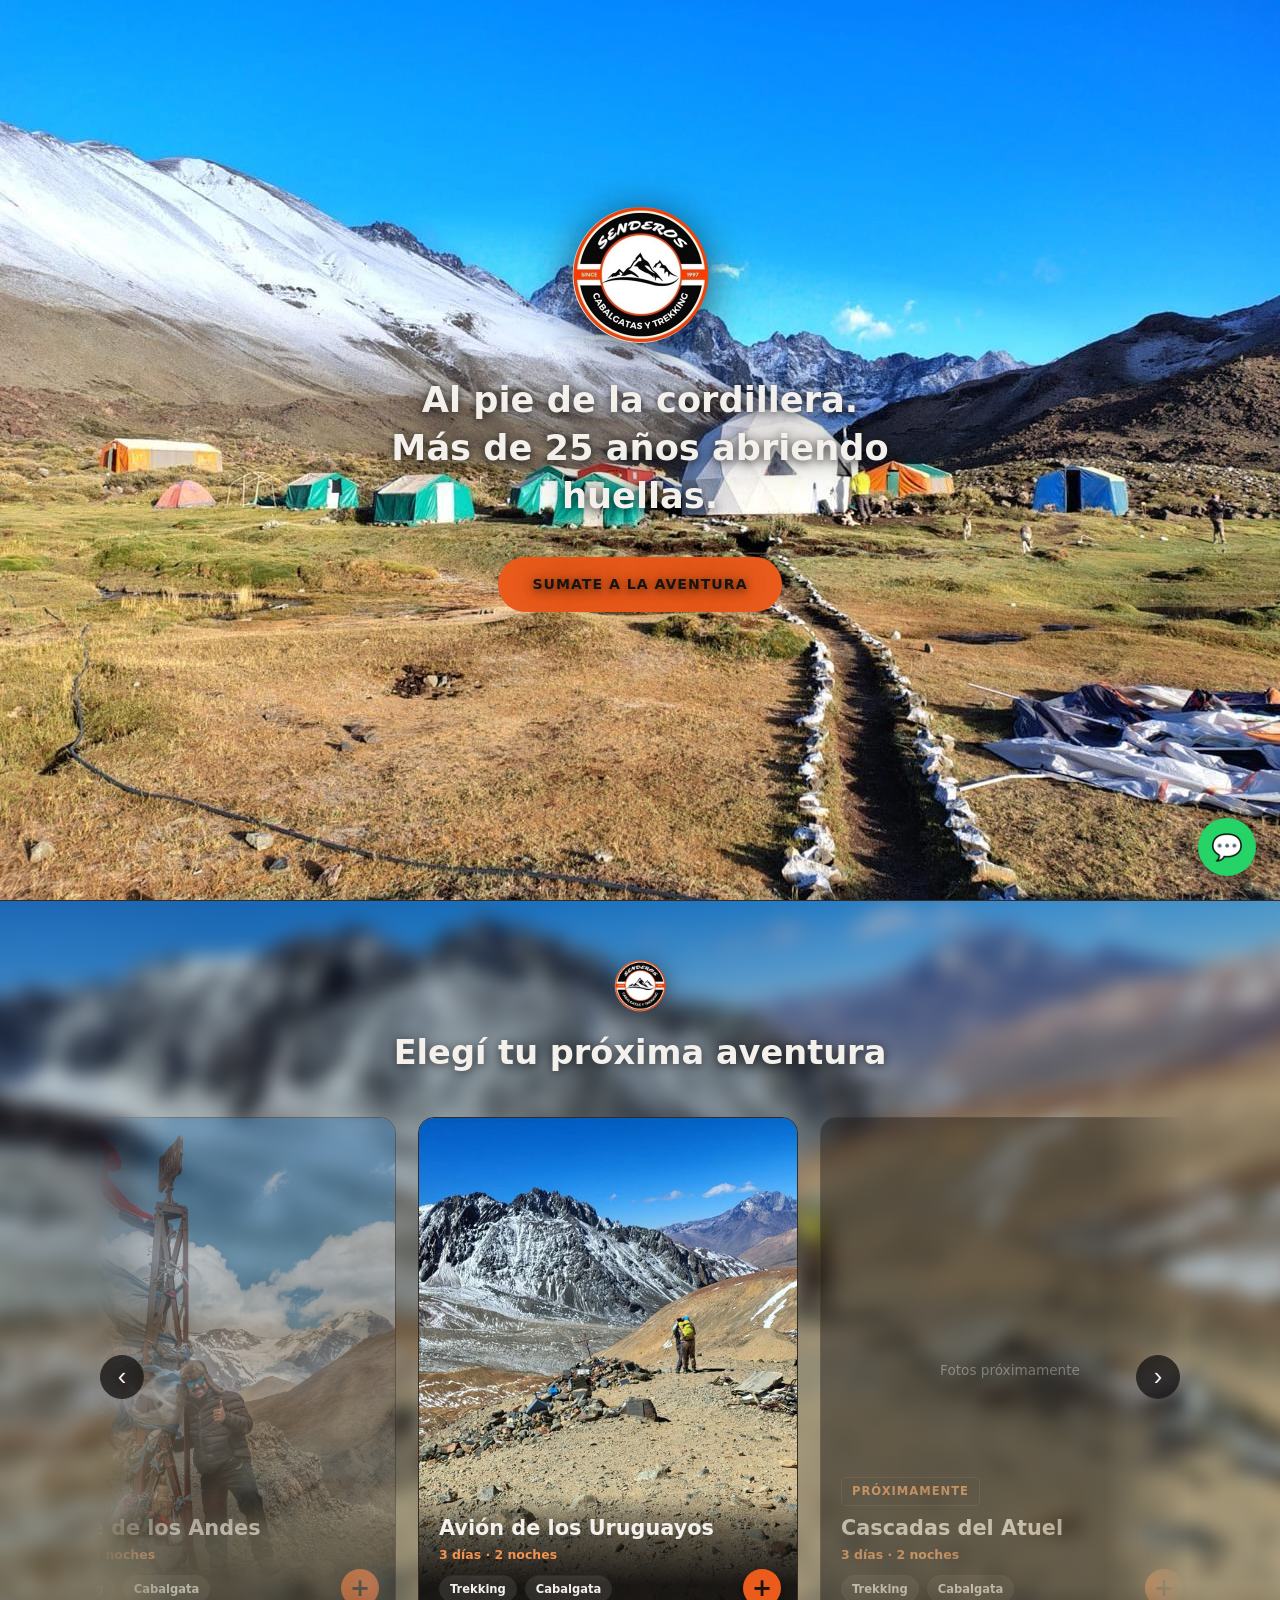
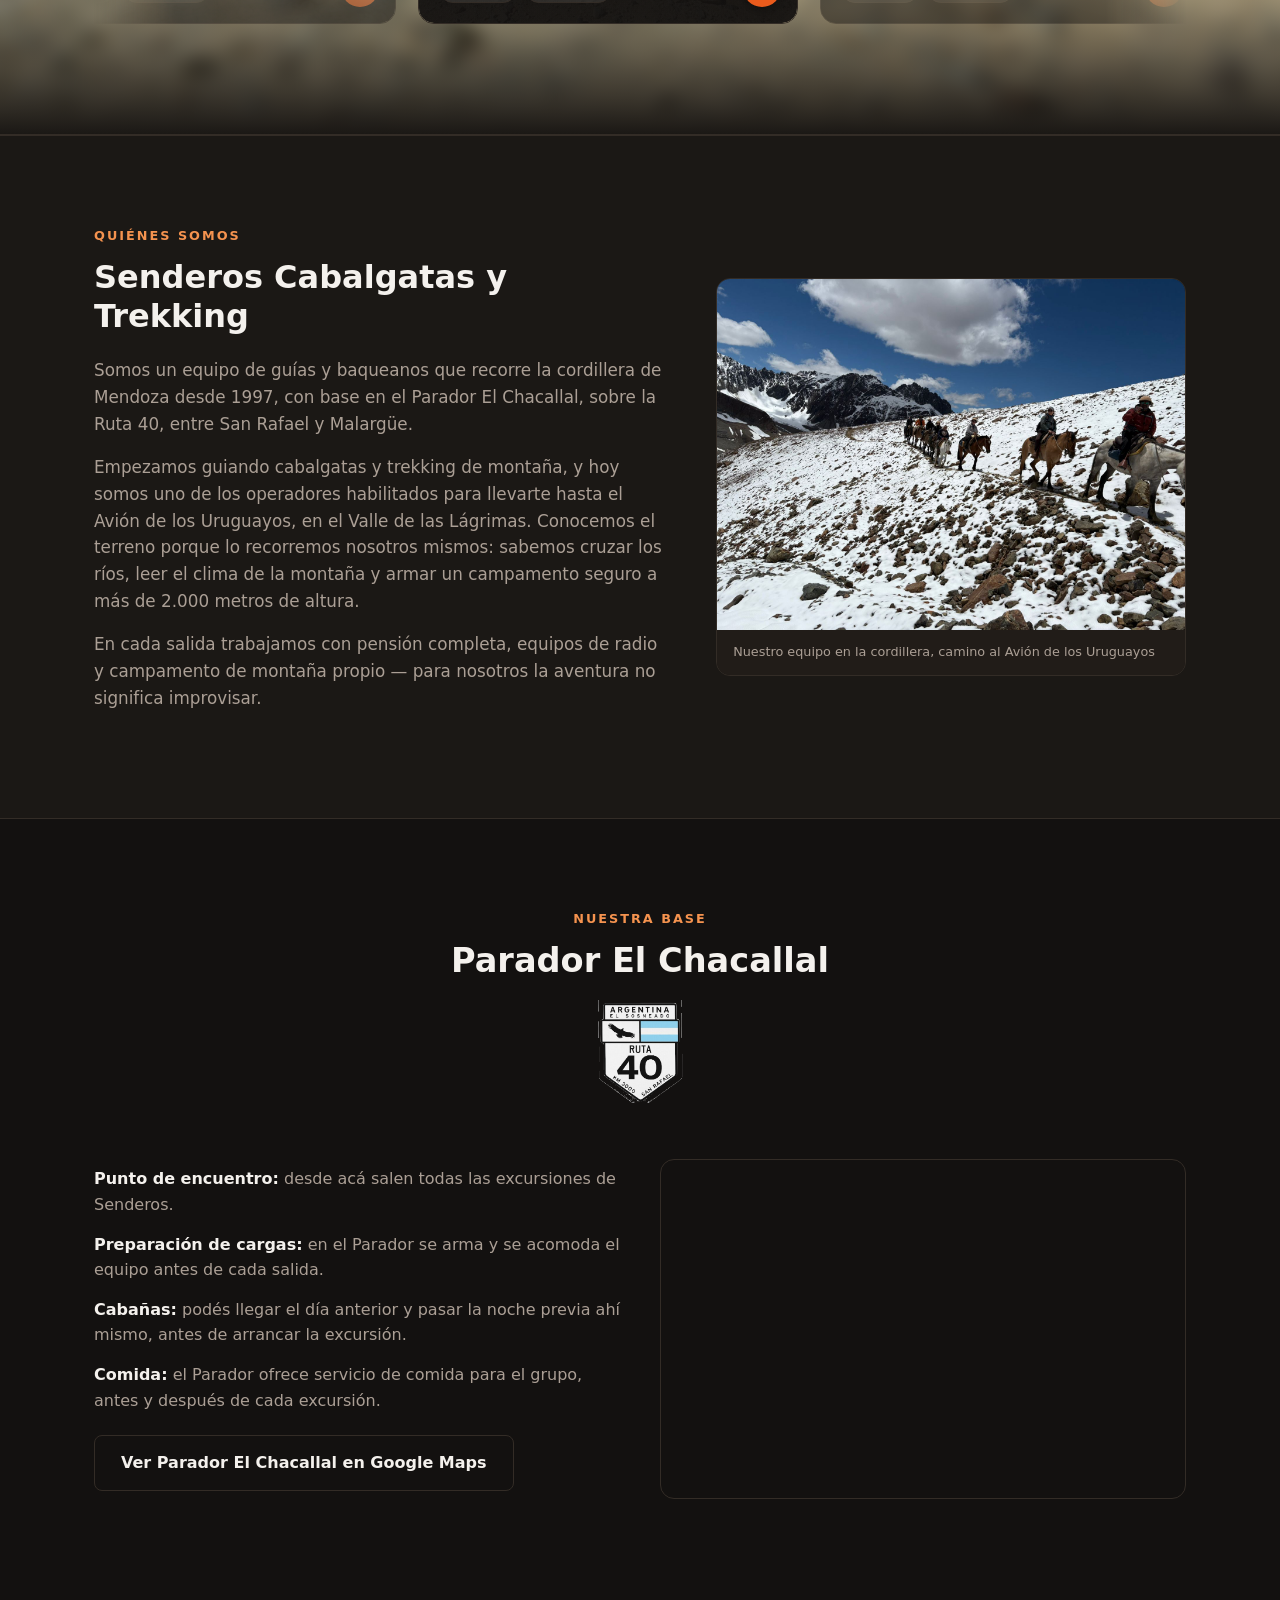
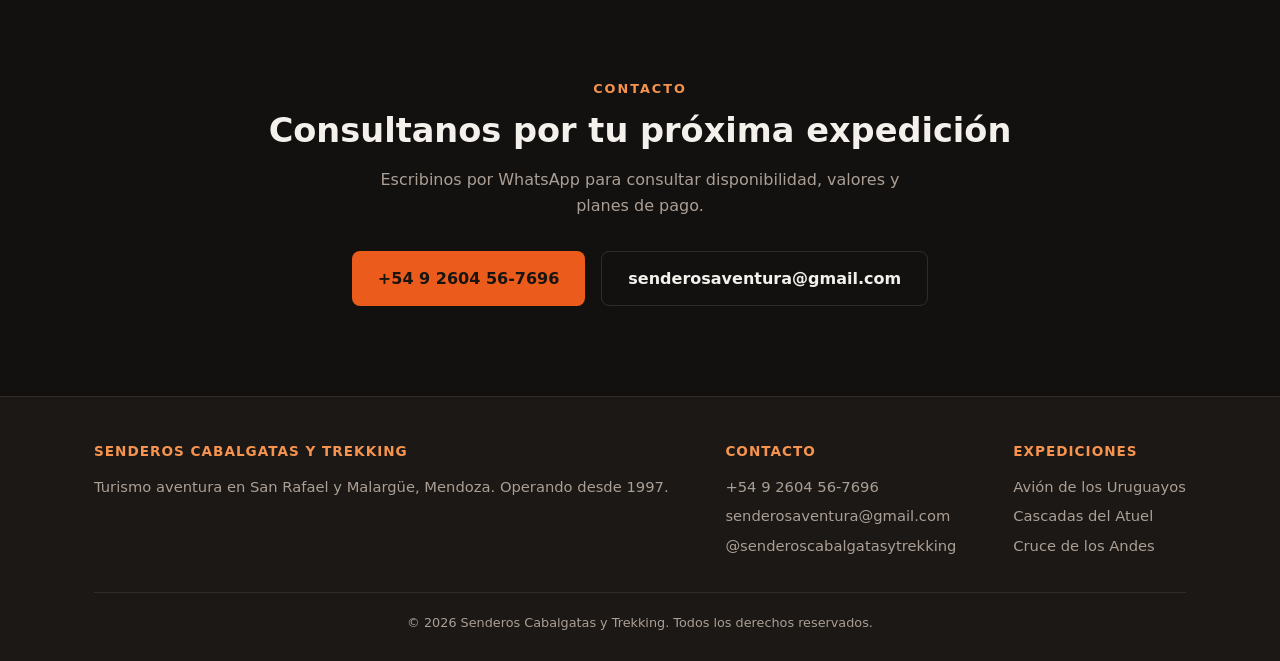
<file: index.html>
<!DOCTYPE html>
<html lang="es">
<head>
<meta charset="UTF-8">
<meta name="viewport" content="width=device-width, initial-scale=1.0">
<title>Senderos Cabalgatas y Trekking | Turismo Aventura en San Rafael y Malargüe, Mendoza</title>
<meta name="description" content="Trekking, cabalgatas y expediciones de montaña en San Rafael y Malargüe, Mendoza, desde 1997: Avión de los Uruguayos, Cascadas del Atuel y Cruce de los Andes. Consultanos por WhatsApp.">
<meta name="robots" content="index, follow">
<link rel="canonical" href="https://senderosturismoaventura.com.ar/">
<meta property="og:type" content="website">
<meta property="og:title" content="Senderos Cabalgatas y Trekking | Turismo Aventura en Mendoza">
<meta property="og:description" content="Trekking, cabalgatas y expediciones de montaña en San Rafael y Malargüe, Mendoza, desde 1997.">
<meta property="og:url" content="https://senderosturismoaventura.com.ar/">
<meta property="og:image" content="https://senderosturismoaventura.com.ar/img/avion-de-los-uruguayos-hero.jpg">
<meta property="og:locale" content="es_AR">
<link rel="icon" type="image/png" href="img/senderos-logo.png">
<link rel="stylesheet" href="styles.css">
<script type="application/ld+json">
{
  "@context": "https://schema.org",
  "@type": "TravelAgency",
  "name": "Senderos Cabalgatas y Trekking",
  "description": "Operador de turismo aventura habilitado desde 1997 en San Rafael y Malargüe, Mendoza. Trekking, cabalgatas y expediciones de montaña.",
  "telephone": "+54 9 2604 567696",
  "email": "senderosaventura@gmail.com",
  "url": "https://senderosturismoaventura.com.ar/",
  "foundingDate": "1997",
  "address": {
    "@type": "PostalAddress",
    "streetAddress": "Ruta Nacional 40, Km 3000 - Parador El Chacallal",
    "addressLocality": "El Sosneado, San Rafael",
    "addressRegion": "Mendoza",
    "addressCountry": "AR"
  },
  "geo": {
    "@type": "GeoCoordinates",
    "latitude": -35.0796598,
    "longitude": -69.5652225
  },
  "hasMap": "https://maps.app.goo.gl/Emx8oJ54GFjV2idLA",
  "areaServed": ["San Rafael", "Malargüe", "Mendoza", "Argentina"],
  "sameAs": ["https://www.instagram.com/senderoscabalgatasytrekking"]
}
</script>
</head>
<body>

<section class="hero no-nav" id="inicio">
  <div class="hero-photo no-overlay">
    <video autoplay muted loop playsinline poster="img/avion-de-los-uruguayos-hero.jpg" aria-label="Campamento de montaña de Senderos, cordillera de los Andes, San Rafael, Mendoza">
      <source src="video/senderos-inicio-loop.mp4" type="video/mp4">
    </video>
  </div>
  <div class="container">
    <div class="hero-content hero-center">
      <img class="hero-logo" src="img/senderos-logo.png" alt="Senderos Cabalgatas y Trekking">
      <h1>Al pie de la cordillera.<br>Más de 25 años abriendo huellas.</h1>
      <div class="btn-row">
        <a class="btn btn-primary btn-pill" href="#expediciones">Sumate a la aventura</a>
      </div>
    </div>
  </div>
</section>

<section id="expediciones" class="menu-exp">
  <div class="menu-exp-bg">
    <img src="img/avion-de-los-uruguayos-memorial.jpg" alt="" role="presentation">
  </div>
  <div class="container">
    <div class="menu-exp-head">
      <img class="menu-exp-logo" src="img/senderos-logo.png" alt="Senderos Cabalgatas y Trekking">
      <h2>Elegí tu próxima aventura</h2>
      <div class="menu-exp-tabs">
        <button class="tab-pill" data-filter="cruce-andes">Cruce de los Andes</button>
        <button class="tab-pill active" data-filter="avion-uruguayos">Avión de los Uruguayos</button>
        <button class="tab-pill" data-filter="cascadas-atuel">Cascadas del Atuel</button>
      </div>
    </div>
    <div class="menu-exp-track-wrap">
    <button class="menu-exp-nav prev" type="button" aria-label="Actividad anterior">‹</button>
    <div class="menu-exp-track">
      <a class="menu-exp-card" href="cruce-de-los-andes.html" data-categories="cruce-andes" data-bg="img/cruce-de-los-andes-hito-frontera.jpg">
        <img src="img/cruce-de-los-andes-hito-frontera.jpg" alt="Hito fronterizo Argentina-Chile, Cruce de los Andes a caballo, cordillera de Mendoza">
        <div class="card-overlay">
          <h3>Cruce de los Andes</h3>
          <p class="card-duration">4 días · 3 noches</p>
          <div class="card-tags"><span>Trekking</span><span>Cabalgata</span></div>
        </div>
        <span class="card-plus" aria-hidden="true">+</span>
      </a>
      <a class="menu-exp-card" href="avion-de-los-uruguayos.html" data-categories="avion-uruguayos" data-bg="img/avion-de-los-uruguayos-memorial.jpg">
        <img src="img/avion-de-los-uruguayos-memorial.jpg" alt="Valle de las Lágrimas, memorial del vuelo 571, Avión de los Uruguayos">
        <div class="card-overlay">
          <h3>Avión de los Uruguayos</h3>
          <p class="card-duration">3 días · 2 noches</p>
          <div class="card-tags"><span>Trekking</span><span>Cabalgata</span></div>
        </div>
        <span class="card-plus" aria-hidden="true">+</span>
      </a>
      <a class="menu-exp-card soon" href="cascadas-del-atuel.html" data-categories="cascadas-atuel" data-bg="img/avion-de-los-uruguayos-hero.jpg">
        <div class="placeholder-bg">Fotos próximamente</div>
        <div class="card-overlay">
          <span class="badge-soon">Próximamente</span>
          <h3>Cascadas del Atuel</h3>
          <p class="card-duration">3 días · 2 noches</p>
          <div class="card-tags"><span>Trekking</span><span>Cabalgata</span></div>
        </div>
        <span class="card-plus" aria-hidden="true">+</span>
      </a>
    </div>
    <button class="menu-exp-nav next" type="button" aria-label="Siguiente actividad">›</button>
    </div>
  </div>
</section>

<section class="historia">
  <div class="container">
    <div class="historia-grid">
      <div>
        <span class="eyebrow">Quiénes somos</span>
        <h2>Senderos Cabalgatas y Trekking</h2>
        <p>Somos un equipo de guías y baqueanos que recorre la cordillera de Mendoza desde 1997, con base en el Parador El Chacallal, sobre la Ruta 40, entre San Rafael y Malargüe.</p>
        <p>Empezamos guiando cabalgatas y trekking de montaña, y hoy somos uno de los operadores habilitados para llevarte hasta el Avión de los Uruguayos, en el Valle de las Lágrimas. Conocemos el terreno porque lo recorremos nosotros mismos: sabemos cruzar los ríos, leer el clima de la montaña y armar un campamento seguro a más de 2.000 metros de altura.</p>
        <p>En cada salida trabajamos con pensión completa, equipos de radio y campamento de montaña propio — para nosotros la aventura no significa improvisar.</p>
      </div>
      <figure class="historia-photo">
        <img src="img/avion-de-los-uruguayos-equipo-cordillera.jpg" alt="Guías de Senderos Cabalgatas y Trekking en la cordillera de Mendoza">
        <figcaption>Nuestro equipo en la cordillera, camino al Avión de los Uruguayos</figcaption>
      </figure>
    </div>
  </div>
</section>

<section id="ubicacion">
  <div class="container">
    <div class="exp-head">
      <span class="eyebrow">Nuestra base</span>
      <h2>Parador El Chacallal</h2>
      <img class="ruta40-badge" src="img/ruta-40-logo.png" alt="Cartel Ruta Nacional 40, Km 3000, El Sosneado, San Rafael">
    </div>
    <div class="ubicacion-grid">
      <div class="ubicacion-info">
        <p><strong>Punto de encuentro:</strong> desde acá salen todas las excursiones de Senderos.</p>
        <p><strong>Preparación de cargas:</strong> en el Parador se arma y se acomoda el equipo antes de cada salida.</p>
        <p><strong>Cabañas:</strong> podés llegar el día anterior y pasar la noche previa ahí mismo, antes de arrancar la excursión.</p>
        <p><strong>Comida:</strong> el Parador ofrece servicio de comida para el grupo, antes y después de cada excursión.</p>
        <a class="btn btn-ghost" style="margin-top:8px;" href="https://maps.app.goo.gl/Emx8oJ54GFjV2idLA" target="_blank" rel="noopener">Ver Parador El Chacallal en Google Maps</a>
      </div>
      <div class="map-wrap">
        <iframe src="https://www.google.com/maps?q=Parador+El+Chacallal,-35.0796598,-69.5652225&z=15&output=embed" loading="lazy" referrerpolicy="no-referrer-when-downgrade" title="Ubicación de Parador El Chacallal, Ruta 40 Km 3000, El Sosneado, San Rafael"></iframe>
      </div>
    </div>
  </div>
</section>

<section class="contacto" id="contacto">
  <div class="container">
    <span class="eyebrow">Contacto</span>
    <h2>Consultanos por tu próxima expedición</h2>
    <p>Escribinos por WhatsApp para consultar disponibilidad, valores y planes de pago.</p>
    <div class="btn-row" style="justify-content:center;">
      <a class="btn btn-primary" href="https://wa.me/5492604567696" target="_blank" rel="noopener">+54 9 2604 56-7696</a>
      <a class="btn btn-ghost" href="mailto:senderosaventura@gmail.com">senderosaventura@gmail.com</a>
    </div>
  </div>
</section>

<footer>
  <div class="container">
    <div class="footer-grid">
      <div class="footer-col">
        <h5>Senderos Cabalgatas y Trekking</h5>
        <p>Turismo aventura en San Rafael y Malargüe, Mendoza. Operando desde 1997.</p>
      </div>
      <div class="footer-col">
        <h5>Contacto</h5>
        <a href="https://wa.me/5492604567696" target="_blank" rel="noopener">+54 9 2604 56-7696</a>
        <a href="mailto:senderosaventura@gmail.com">senderosaventura@gmail.com</a>
        <a href="https://www.instagram.com/senderoscabalgatasytrekking" target="_blank" rel="noopener">@senderoscabalgatasytrekking</a>
      </div>
      <div class="footer-col">
        <h5>Expediciones</h5>
        <a href="avion-de-los-uruguayos.html">Avión de los Uruguayos</a>
        <a href="cascadas-del-atuel.html">Cascadas del Atuel</a>
        <a href="cruce-de-los-andes.html">Cruce de los Andes</a>
      </div>
    </div>
    <div class="footer-bottom">© 2026 Senderos Cabalgatas y Trekking. Todos los derechos reservados.</div>
  </div>
</footer>

<a class="wa-float" href="https://wa.me/5492604567696" target="_blank" rel="noopener" aria-label="Escribinos por WhatsApp">💬</a>

<script src="script.js"></script>
</body>
</html>
</file>
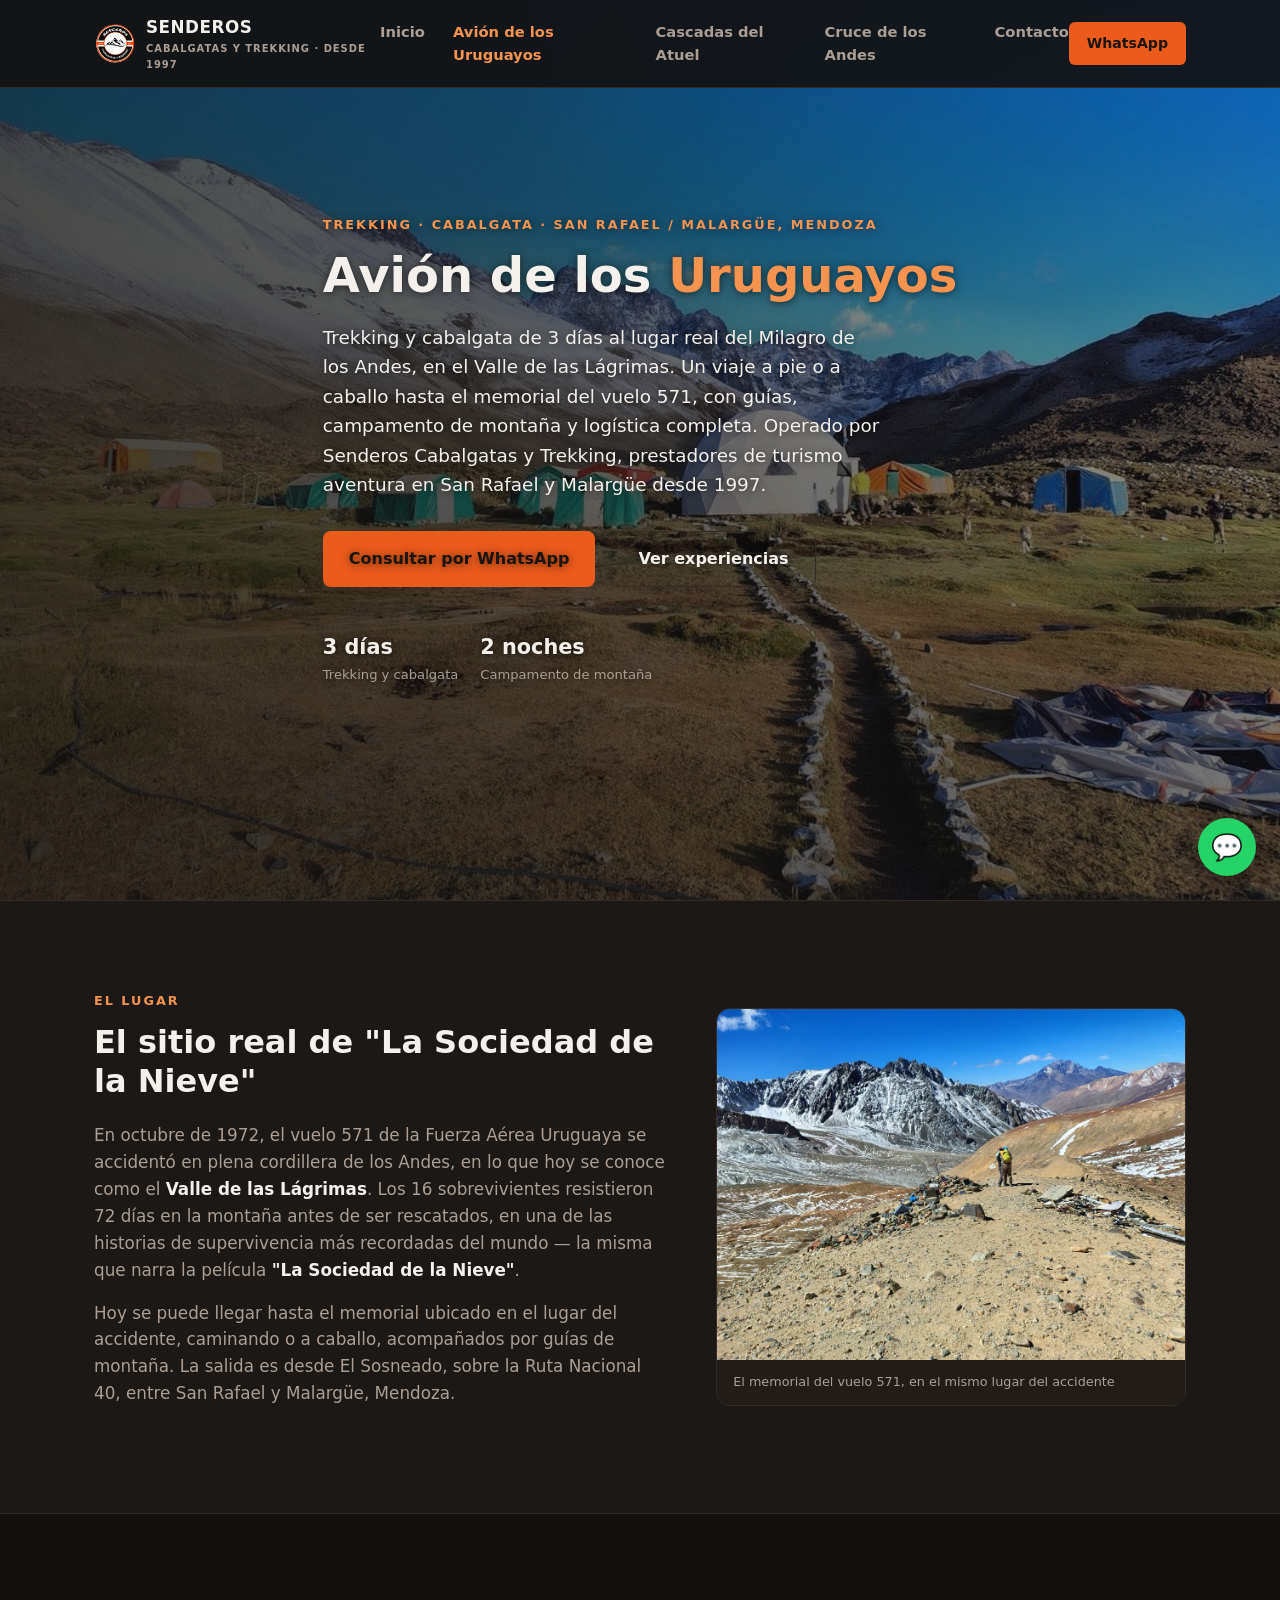
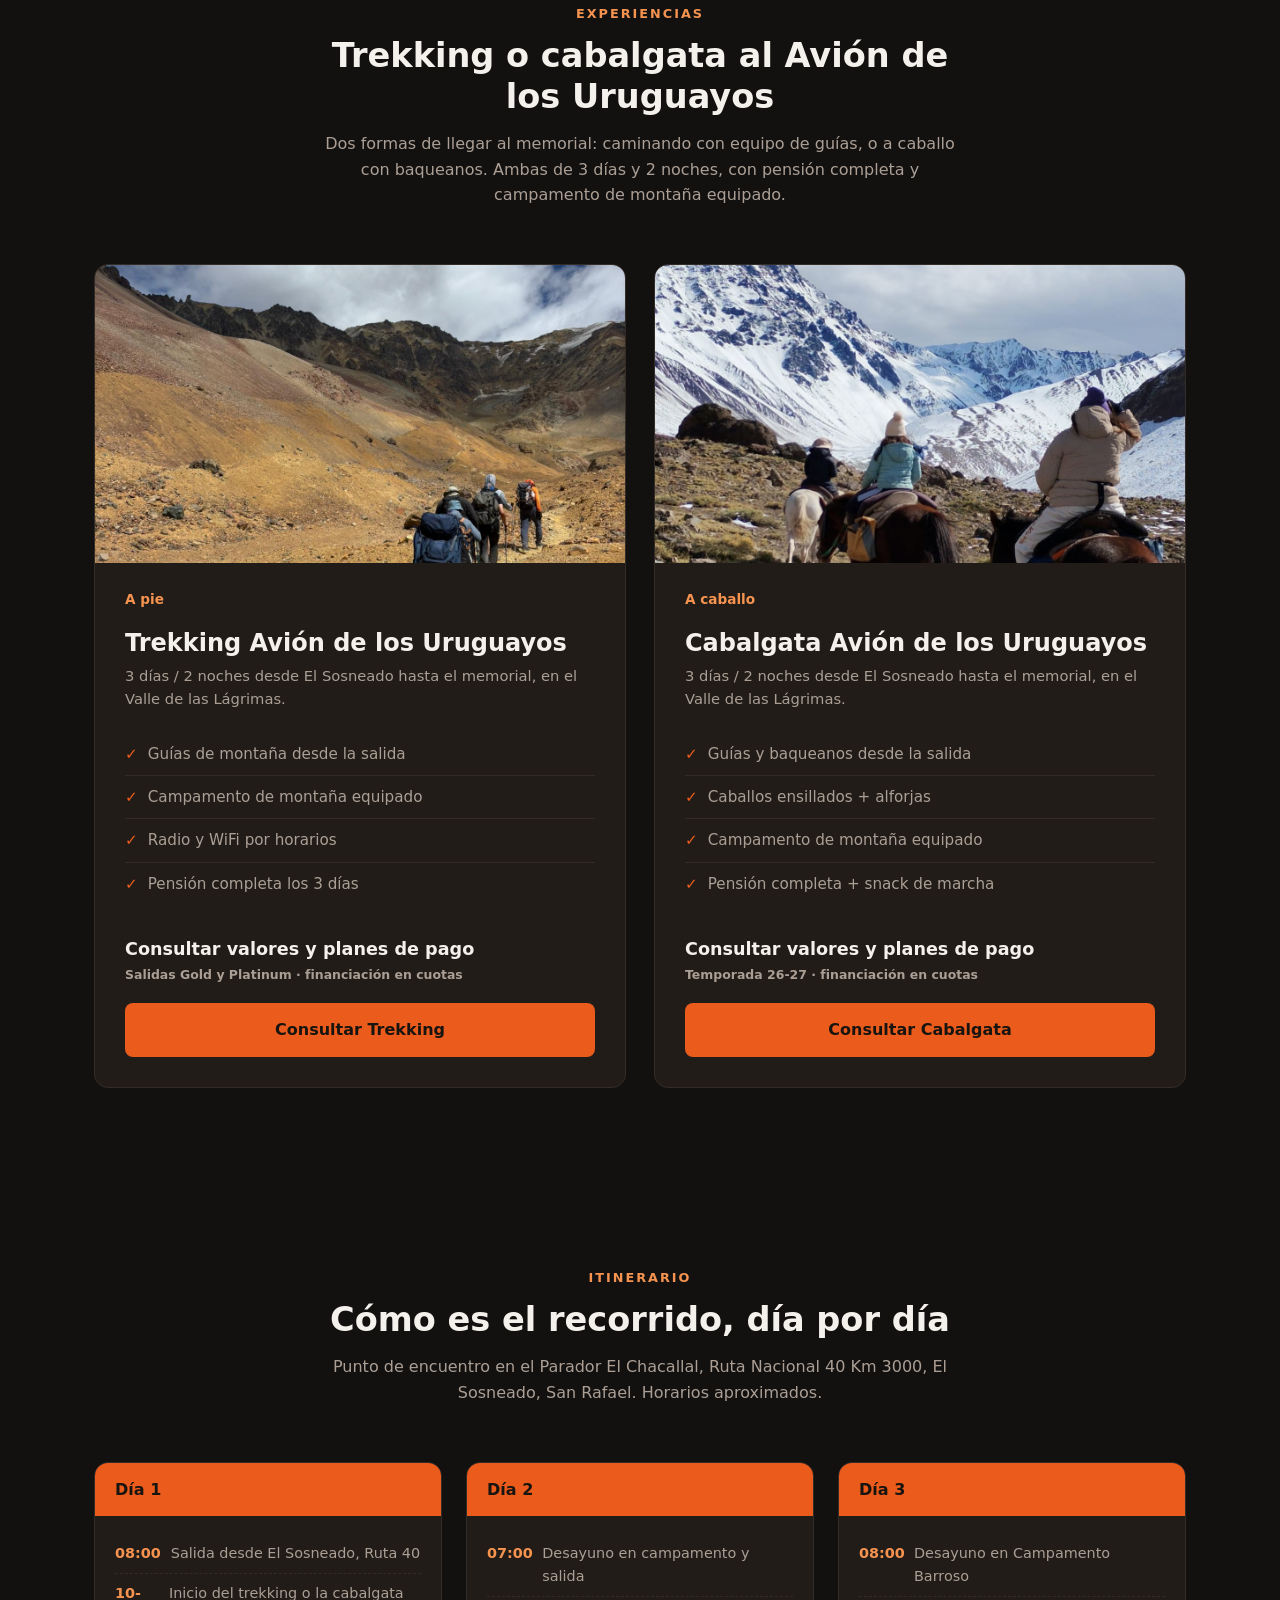
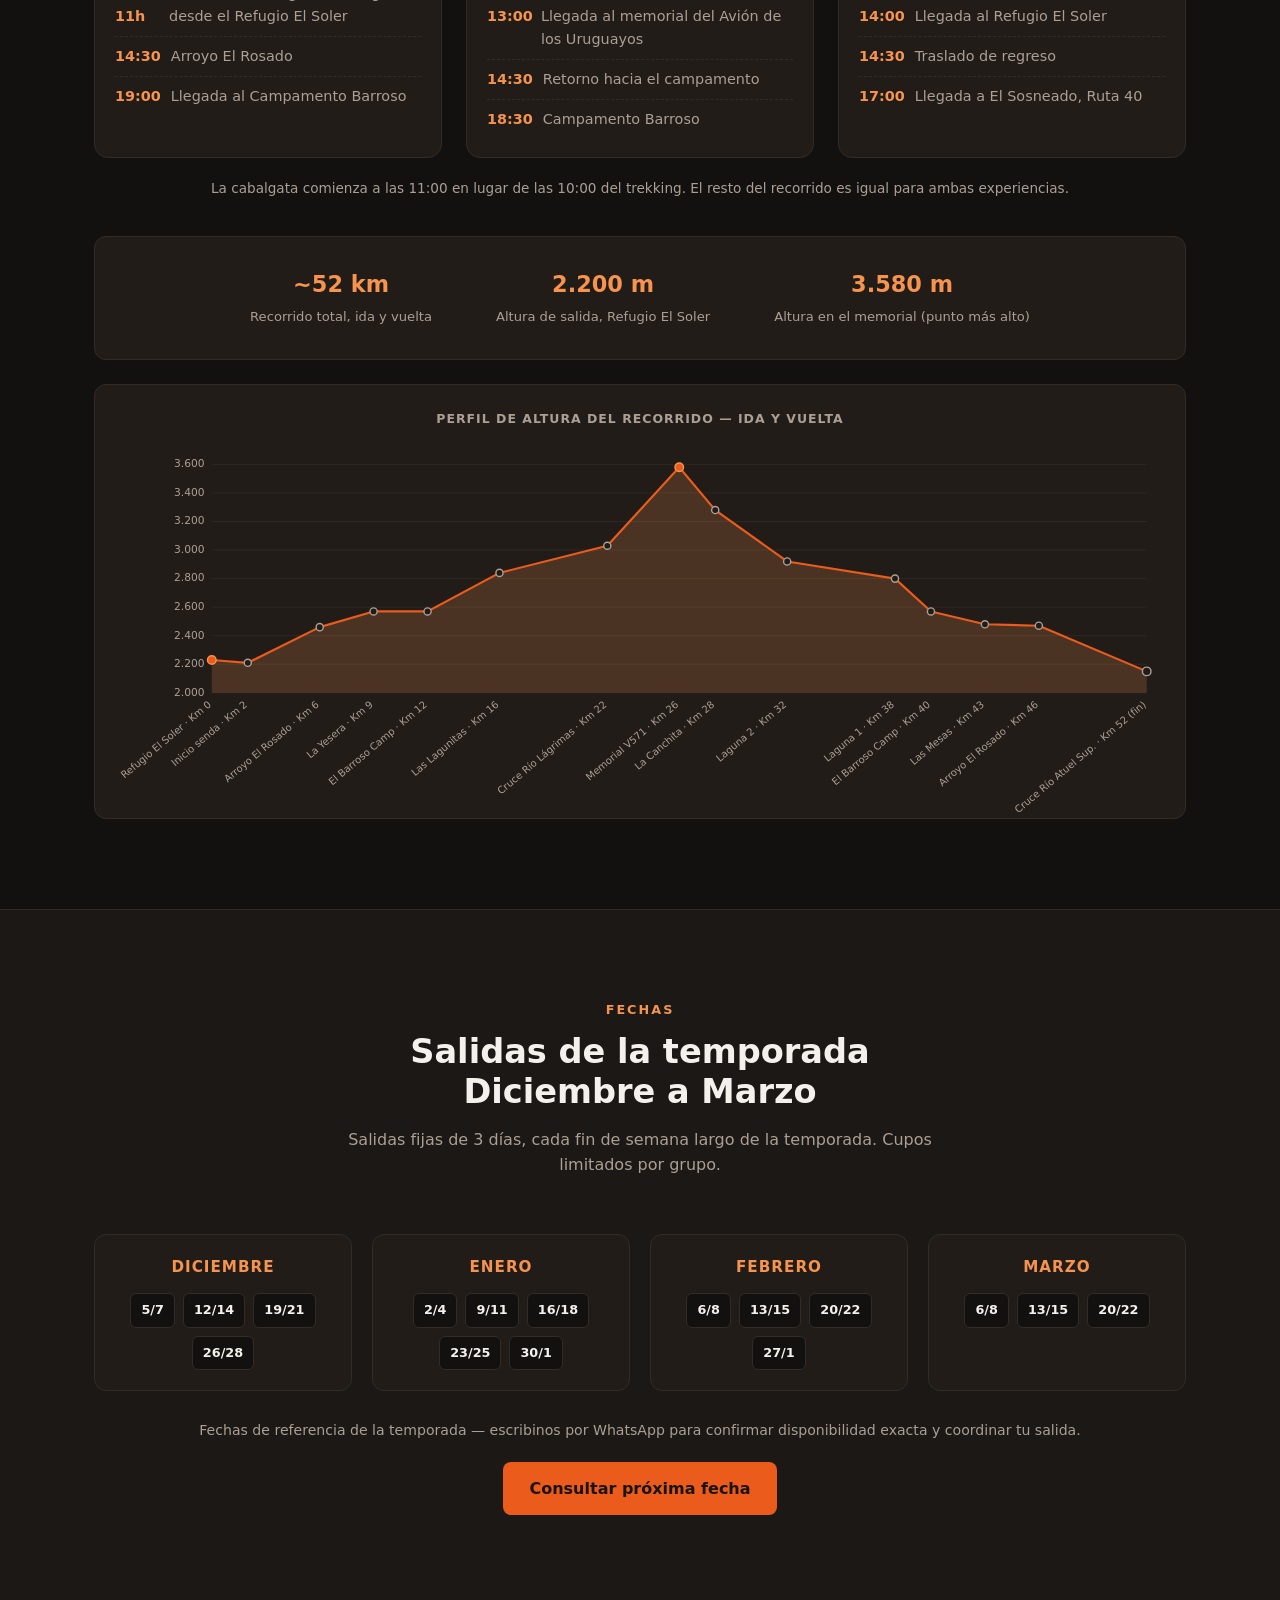
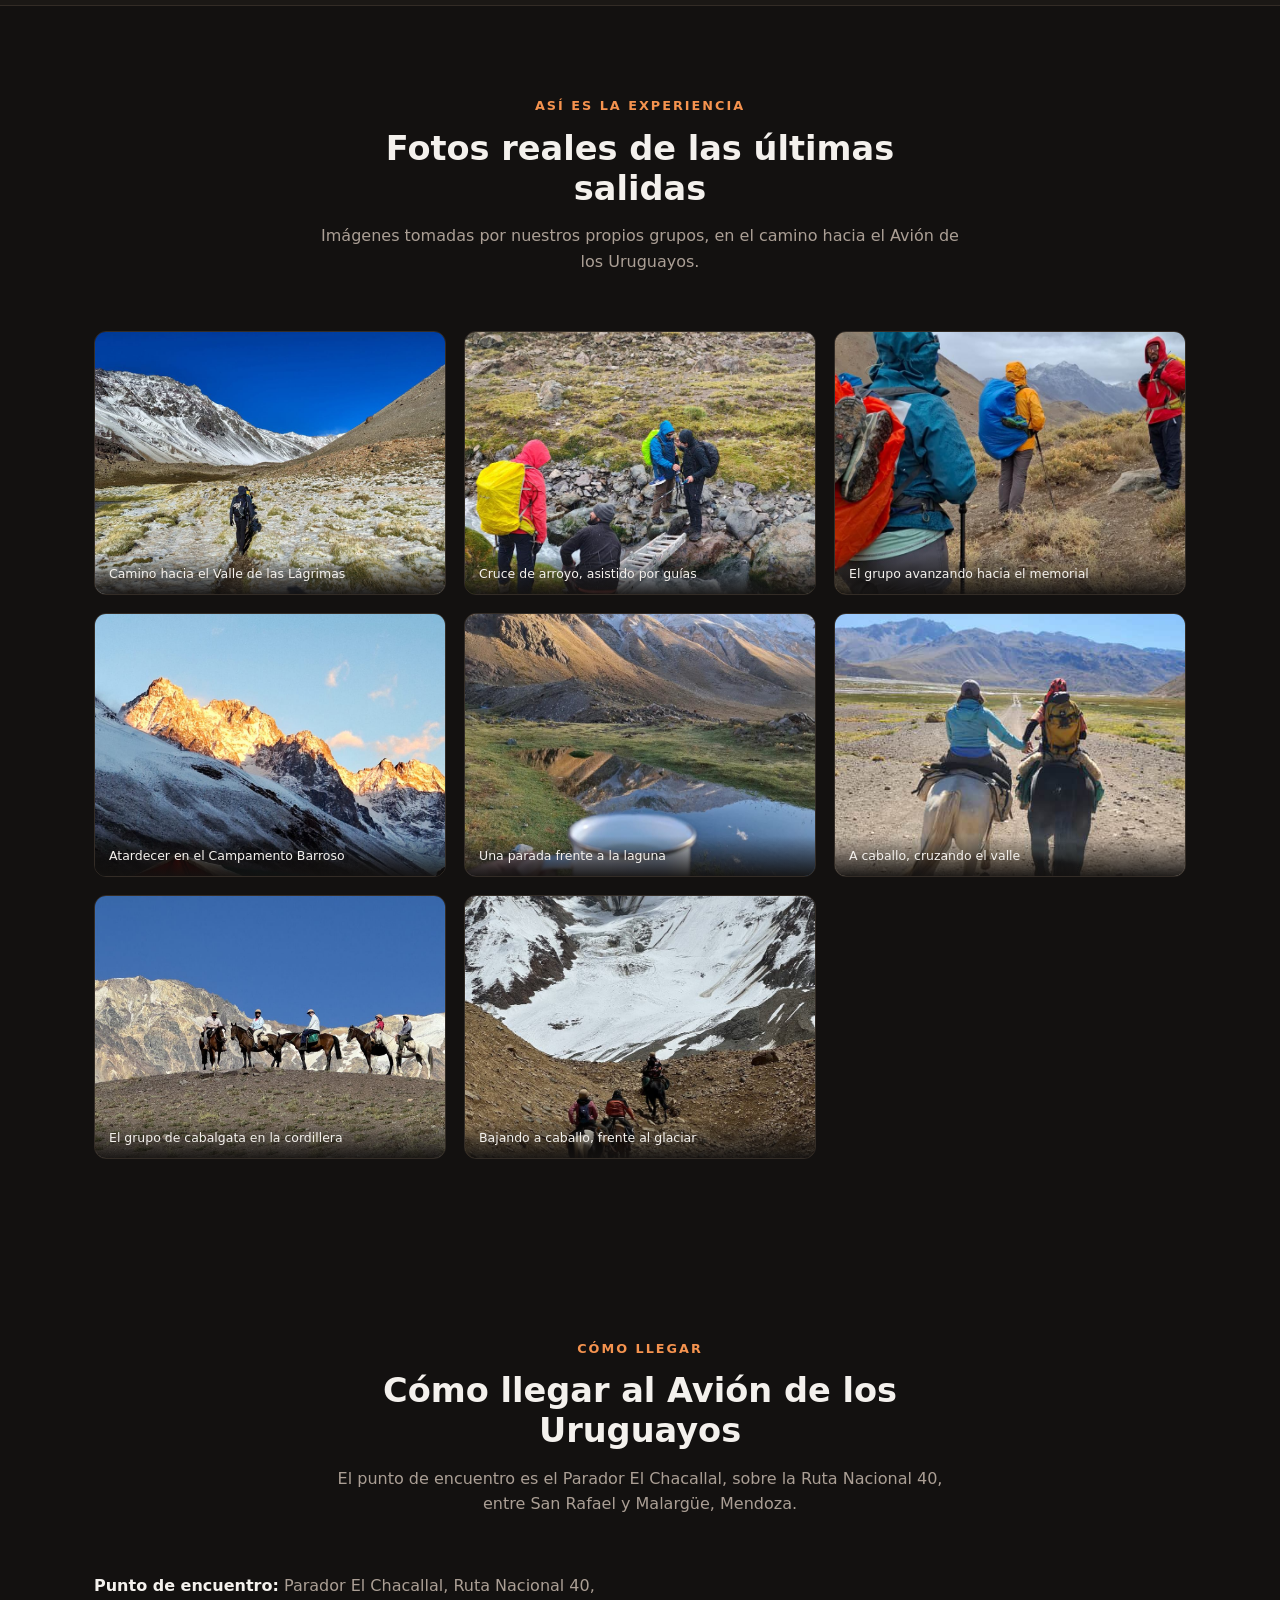
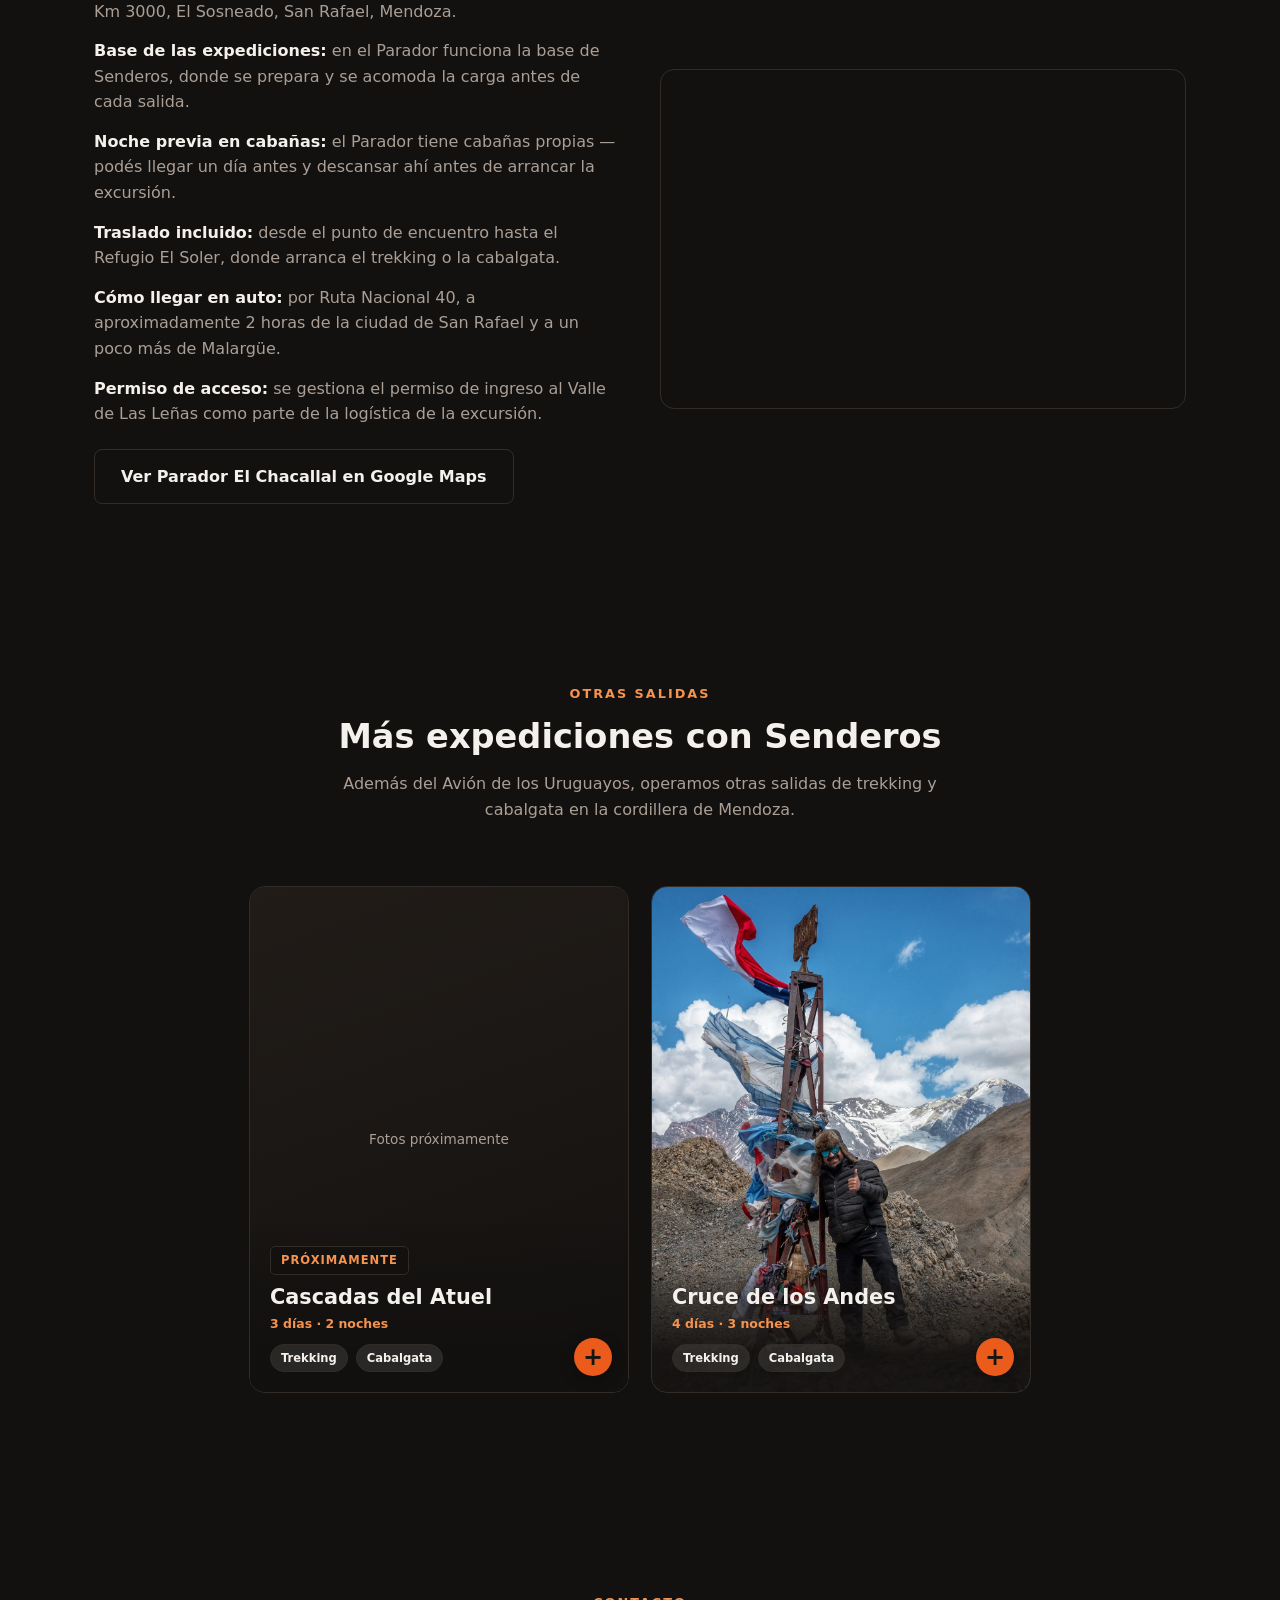
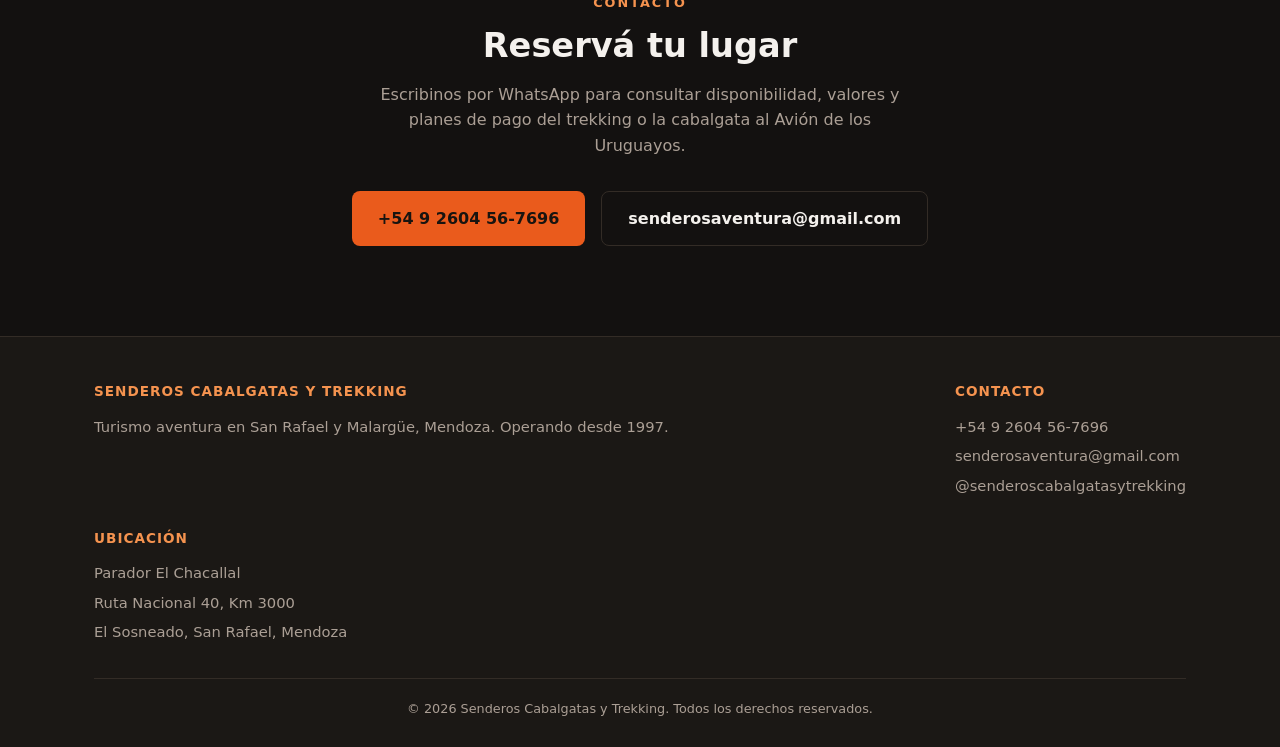
<file: avion-de-los-uruguayos.html>
<!DOCTYPE html>
<html lang="es">
<head>
<meta charset="UTF-8">
<meta name="viewport" content="width=device-width, initial-scale=1.0">
<title>Avión de los Uruguayos — Trekking y Cabalgata | Senderos, San Rafael/Malargüe</title>
<meta name="description" content="Trekking y cabalgata de 3 días al lugar real del Milagro de los Andes, en el Valle de las Lágrimas. Senderos Cabalgatas y Trekking, operador de turismo aventura desde 1997 en San Rafael / Malargüe, Mendoza. Consultanos por WhatsApp.">
<meta name="robots" content="index, follow">
<link rel="canonical" href="https://senderosturismoaventura.com.ar/avion-de-los-uruguayos.html">
<meta property="og:type" content="website">
<meta property="og:title" content="Avión de los Uruguayos — Trekking y Cabalgata | Senderos">
<meta property="og:description" content="Trekking y cabalgata de 3 días al lugar real del Milagro de los Andes, en el Valle de las Lágrimas. Operador de turismo aventura desde 1997 en San Rafael / Malargüe, Mendoza.">
<meta property="og:url" content="https://senderosturismoaventura.com.ar/avion-de-los-uruguayos.html">
<meta property="og:image" content="https://senderosturismoaventura.com.ar/img/avion-de-los-uruguayos-hero.jpg">
<meta property="og:locale" content="es_AR">
<link rel="icon" type="image/png" href="img/senderos-logo.png">
<link rel="stylesheet" href="styles.css">
<script type="application/ld+json">
{
  "@context": "https://schema.org",
  "@type": "TravelAgency",
  "name": "Senderos Cabalgatas y Trekking",
  "alternateName": "Avión de los Uruguayos - Senderos",
  "description": "Operador de turismo aventura habilitado desde 1997. Trekking y cabalgata de 3 días al sitio del accidente aéreo de 1972 (Avión de los Uruguayos), en el Valle de las Lágrimas, cordillera de los Andes.",
  "telephone": "+54 9 2604 567696",
  "email": "senderosaventura@gmail.com",
  "url": "https://senderosturismoaventura.com.ar/avion-de-los-uruguayos.html",
  "foundingDate": "1997",
  "address": {
    "@type": "PostalAddress",
    "streetAddress": "Ruta Nacional 40, Km 3000 - Parador El Chacallal",
    "addressLocality": "El Sosneado, San Rafael",
    "addressRegion": "Mendoza",
    "addressCountry": "AR"
  },
  "geo": {
    "@type": "GeoCoordinates",
    "latitude": -35.0796598,
    "longitude": -69.5652225
  },
  "hasMap": "https://maps.app.goo.gl/Emx8oJ54GFjV2idLA",
  "areaServed": ["San Rafael", "Malargüe", "Mendoza", "Argentina"],
  "sameAs": ["https://www.instagram.com/senderoscabalgatasytrekking"],
  "makesOffer": [
    {
      "@type": "Offer",
      "name": "Trekking Avión de los Uruguayos",
      "description": "Trekking de 3 días y 2 noches al memorial del Avión de los Uruguayos, Valle de las Lágrimas."
    },
    {
      "@type": "Offer",
      "name": "Cabalgata Avión de los Uruguayos",
      "description": "Cabalgata de 3 días y 2 noches al memorial del Avión de los Uruguayos, Valle de las Lágrimas."
    }
  ]
}
</script>
</head>
<body>

<header>
  <nav>
    <a href="index.html" class="logo">
      <img src="img/senderos-logo.png" alt="Senderos Cabalgatas y Trekking - logo">
      <span>SENDEROS<small>CABALGATAS Y TREKKING · DESDE 1997</small></span>
    </a>
    <div class="nav-links" id="navLinks">
      <a href="index.html">Inicio</a>
      <a href="avion-de-los-uruguayos.html" class="active">Avión de los Uruguayos</a>
      <a href="cascadas-del-atuel.html">Cascadas del Atuel</a>
      <a href="cruce-de-los-andes.html">Cruce de los Andes</a>
      <a href="#contacto">Contacto</a>
    </div>
    <a class="nav-cta" href="https://wa.me/5492604567696" target="_blank" rel="noopener">WhatsApp</a>
    <button class="menu-toggle" id="menuToggle" aria-label="Abrir menú" aria-expanded="false" aria-controls="navLinks">☰</button>
  </nav>
</header>

<section class="hero" id="inicio">
  <div class="hero-photo soft-overlay">
    <img src="img/avion-de-los-uruguayos-hero.jpg" alt="Campamento Barroso con domo geodésico y carpas de montaña, en la excursión al Avión de los Uruguayos, Valle de las Lágrimas, Mendoza">
  </div>
  <div class="container">
    <div class="hero-content">
      <span class="eyebrow">Trekking · Cabalgata · San Rafael / Malargüe, Mendoza</span>
      <h1>Avión de los <span>Uruguayos</span></h1>
      <p>Trekking y cabalgata de 3 días al lugar real del Milagro de los Andes, en el Valle de las Lágrimas. Un viaje a pie o a caballo hasta el memorial del vuelo 571, con guías, campamento de montaña y logística completa. Operado por Senderos Cabalgatas y Trekking, prestadores de turismo aventura en San Rafael y Malargüe desde 1997.</p>
      <div class="btn-row">
        <a class="btn btn-primary" href="https://wa.me/5492604567696" target="_blank" rel="noopener">Consultar por WhatsApp</a>
        <a class="btn btn-ghost" href="#experiencias">Ver experiencias</a>
      </div>
      <div class="hero-badges">
        <div><strong>3 días</strong>Trekking y cabalgata</div>
        <div><strong>2 noches</strong>Campamento de montaña</div>
      </div>
    </div>
  </div>
</section>

<section class="historia" id="historia">
  <div class="container">
    <div class="historia-grid">
      <div>
        <span class="eyebrow">El lugar</span>
        <h2>El sitio real de "La Sociedad de la Nieve"</h2>
        <p>En octubre de 1972, el vuelo 571 de la Fuerza Aérea Uruguaya se accidentó en plena cordillera de los Andes, en lo que hoy se conoce como el <strong>Valle de las Lágrimas</strong>. Los 16 sobrevivientes resistieron 72 días en la montaña antes de ser rescatados, en una de las historias de supervivencia más recordadas del mundo — la misma que narra la película <strong>"La Sociedad de la Nieve"</strong>.</p>
        <p>Hoy se puede llegar hasta el memorial ubicado en el lugar del accidente, caminando o a caballo, acompañados por guías de montaña. La salida es desde El Sosneado, sobre la Ruta Nacional 40, entre San Rafael y Malargüe, Mendoza.</p>
      </div>
      <figure class="historia-photo">
        <img src="img/avion-de-los-uruguayos-memorial.jpg" alt="Memorial del vuelo 571, Avión de los Uruguayos, en el Valle de las Lágrimas, Mendoza">
        <figcaption>El memorial del vuelo 571, en el mismo lugar del accidente</figcaption>
      </figure>
    </div>
  </div>
</section>

<section id="experiencias">
  <div class="container">
    <div class="exp-head">
      <span class="eyebrow">Experiencias</span>
      <h2>Trekking o cabalgata al Avión de los Uruguayos</h2>
      <p>Dos formas de llegar al memorial: caminando con equipo de guías, o a caballo con baqueanos. Ambas de 3 días y 2 noches, con pensión completa y campamento de montaña equipado.</p>
    </div>
    <div class="exp-grid">
      <div class="exp-card">
        <div class="exp-card-img">
          <img src="img/avion-de-los-uruguayos-trekking-cordillera-colores.jpg" alt="Grupo de trekking con perro guía cruzando la cordillera camino al Avión de los Uruguayos">
        </div>
        <div class="exp-card-body">
          <span class="exp-tag">A pie</span>
          <h3>Trekking Avión de los Uruguayos</h3>
          <p class="exp-card-desc">3 días / 2 noches desde El Sosneado hasta el memorial, en el Valle de las Lágrimas.</p>
          <ul>
            <li>Guías de montaña desde la salida</li>
            <li>Campamento de montaña equipado</li>
            <li>Radio y WiFi por horarios</li>
            <li>Pensión completa los 3 días</li>
          </ul>
          <div class="exp-price">Consultar valores y planes de pago<span>Salidas Gold y Platinum · financiación en cuotas</span></div>
          <a class="btn btn-primary" href="https://wa.me/5492604567696?text=Hola!%20Quiero%20consultar%20por%20el%20Trekking%20al%20Avi%C3%B3n%20de%20los%20Uruguayos" target="_blank" rel="noopener">Consultar Trekking</a>
        </div>
      </div>
      <div class="exp-card">
        <div class="exp-card-img">
          <img src="img/avion-de-los-uruguayos-cabalgata-nieve.jpg" alt="Cabalgata frente a la cordillera nevada, rumbo al Avión de los Uruguayos">
        </div>
        <div class="exp-card-body">
          <span class="exp-tag">A caballo</span>
          <h3>Cabalgata Avión de los Uruguayos</h3>
          <p class="exp-card-desc">3 días / 2 noches desde El Sosneado hasta el memorial, en el Valle de las Lágrimas.</p>
          <ul>
            <li>Guías y baqueanos desde la salida</li>
            <li>Caballos ensillados + alforjas</li>
            <li>Campamento de montaña equipado</li>
            <li>Pensión completa + snack de marcha</li>
          </ul>
          <div class="exp-price">Consultar valores y planes de pago<span>Temporada 26-27 · financiación en cuotas</span></div>
          <a class="btn btn-primary" href="https://wa.me/5492604567696?text=Hola!%20Quiero%20consultar%20por%20la%20Cabalgata%20al%20Avi%C3%B3n%20de%20los%20Uruguayos" target="_blank" rel="noopener">Consultar Cabalgata</a>
        </div>
      </div>
    </div>
  </div>
</section>

<section id="itinerario">
  <div class="container">
    <div class="exp-head">
      <span class="eyebrow">Itinerario</span>
      <h2>Cómo es el recorrido, día por día</h2>
      <p>Punto de encuentro en el Parador El Chacallal, Ruta Nacional 40 Km 3000, El Sosneado, San Rafael. Horarios aproximados.</p>
    </div>
    <div class="itin-grid">
      <div class="itin-day">
        <div class="itin-day-head">Día 1</div>
        <ul>
          <li><b>08:00</b> Salida desde El Sosneado, Ruta 40</li>
          <li><b>10-11h</b> Inicio del trekking o la cabalgata desde el Refugio El Soler</li>
          <li><b>14:30</b> Arroyo El Rosado</li>
          <li><b>19:00</b> Llegada al Campamento Barroso</li>
        </ul>
      </div>
      <div class="itin-day">
        <div class="itin-day-head">Día 2</div>
        <ul>
          <li><b>07:00</b> Desayuno en campamento y salida</li>
          <li><b>13:00</b> Llegada al memorial del Avión de los Uruguayos</li>
          <li><b>14:30</b> Retorno hacia el campamento</li>
          <li><b>18:30</b> Campamento Barroso</li>
        </ul>
      </div>
      <div class="itin-day">
        <div class="itin-day-head">Día 3</div>
        <ul>
          <li><b>08:00</b> Desayuno en Campamento Barroso</li>
          <li><b>14:00</b> Llegada al Refugio El Soler</li>
          <li><b>14:30</b> Traslado de regreso</li>
          <li><b>17:00</b> Llegada a El Sosneado, Ruta 40</li>
        </ul>
      </div>
    </div>
    <p class="itin-note">La cabalgata comienza a las 11:00 en lugar de las 10:00 del trekking. El resto del recorrido es igual para ambas experiencias.</p>

    <div class="stats-strip">
      <div><strong>~52 km</strong><span>Recorrido total, ida y vuelta</span></div>
      <div><strong>2.200 m</strong><span>Altura de salida, Refugio El Soler</span></div>
      <div><strong>3.580 m</strong><span>Altura en el memorial (punto más alto)</span></div>
    </div>

    <div class="elev-chart">
      <p class="elev-chart-title">Perfil de altura del recorrido — ida y vuelta</p>
      <svg viewBox="-60 0 1460 520" role="img" aria-label="Perfil de altura del recorrido al Avión de los Uruguayos, desde el Refugio El Soler hasta el memorial del vuelo 571 y de regreso">
        <line class="elev-grid" x1="70" y1="350" x2="1380" y2="350"/>
        <line class="elev-grid" x1="70" y1="310" x2="1380" y2="310"/>
        <line class="elev-grid" x1="70" y1="270" x2="1380" y2="270"/>
        <line class="elev-grid" x1="70" y1="230" x2="1380" y2="230"/>
        <line class="elev-grid" x1="70" y1="190" x2="1380" y2="190"/>
        <line class="elev-grid" x1="70" y1="150" x2="1380" y2="150"/>
        <line class="elev-grid" x1="70" y1="110" x2="1380" y2="110"/>
        <line class="elev-grid" x1="70" y1="70" x2="1380" y2="70"/>
        <line class="elev-grid" x1="70" y1="30" x2="1380" y2="30"/>
        <text class="elev-axis-label" x="60" y="354" text-anchor="end">2.000</text>
        <text class="elev-axis-label" x="60" y="314" text-anchor="end">2.200</text>
        <text class="elev-axis-label" x="60" y="274" text-anchor="end">2.400</text>
        <text class="elev-axis-label" x="60" y="234" text-anchor="end">2.600</text>
        <text class="elev-axis-label" x="60" y="194" text-anchor="end">2.800</text>
        <text class="elev-axis-label" x="60" y="154" text-anchor="end">3.000</text>
        <text class="elev-axis-label" x="60" y="114" text-anchor="end">3.200</text>
        <text class="elev-axis-label" x="60" y="74" text-anchor="end">3.400</text>
        <text class="elev-axis-label" x="60" y="34" text-anchor="end">3.600</text>

        <path class="elev-area" d="M70,350 L70,304 L120.4,308 L221.2,258 L296.7,236 L372.3,236 L473.1,182 L624.2,144 L725,34 L775.4,94 L876.2,166 L1027.3,190 L1077.7,236 L1153.3,254 L1228.9,256 L1380,320 L1380,350 Z"/>
        <path class="elev-line" d="M70,304 L120.4,308 L221.2,258 L296.7,236 L372.3,236 L473.1,182 L624.2,144 L725,34 L775.4,94 L876.2,166 L1027.3,190 L1077.7,236 L1153.3,254 L1228.9,256 L1380,320"/>

        <g>
          <circle class="elev-point start" cx="70" cy="304" r="6"><title>Refugio El Soler · Km 0 · 2.230 m</title></circle>
          <circle class="elev-point" cx="120.4" cy="308" r="5"><title>Inicio del sendero · Km 2 · 2.210 m</title></circle>
          <circle class="elev-point" cx="221.2" cy="258" r="5"><title>Arroyo El Rosado · Km 6 · 2.460 m</title></circle>
          <circle class="elev-point" cx="296.7" cy="236" r="5"><title>La Yesera · Km 9 · 2.570 m</title></circle>
          <circle class="elev-point" cx="372.3" cy="236" r="5"><title>Campamento Barroso · Km 12 · 2.570 m</title></circle>
          <circle class="elev-point" cx="473.1" cy="182" r="5"><title>Las Lagunitas · Km 16 · 2.840 m</title></circle>
          <circle class="elev-point" cx="624.2" cy="144" r="5"><title>Cruce Río Lágrimas · Km 22 · 3.030 m</title></circle>
          <circle class="elev-point peak" cx="725" cy="34" r="6"><title>Memorial V571 · Km 26 · 3.580 m (punto más alto)</title></circle>
          <circle class="elev-point" cx="775.4" cy="94" r="5"><title>La Canchita · Km 28 · 3.280 m</title></circle>
          <circle class="elev-point" cx="876.2" cy="166" r="5"><title>Laguna 2 · Km 32 · 2.920 m</title></circle>
          <circle class="elev-point" cx="1027.3" cy="190" r="5"><title>Laguna 1 · Km 38 · 2.800 m</title></circle>
          <circle class="elev-point" cx="1077.7" cy="236" r="5"><title>Campamento Barroso · Km 40 · 2.570 m</title></circle>
          <circle class="elev-point" cx="1153.3" cy="254" r="5"><title>Las Mesas · Km 43 · 2.480 m</title></circle>
          <circle class="elev-point" cx="1228.9" cy="256" r="5"><title>Arroyo El Rosado · Km 46 · 2.470 m</title></circle>
          <circle class="elev-point" cx="1380" cy="320" r="6"><title>Cruce Río Atuel Superior · Km 52 · 2.150 m (fin)</title></circle>
        </g>

        <g>
          <text class="elev-x-label" x="70" y="368" text-anchor="end" transform="rotate(-40 70 368)">Refugio El Soler · Km 0</text>
          <text class="elev-x-label" x="120.4" y="368" text-anchor="end" transform="rotate(-40 120.4 368)">Inicio senda · Km 2</text>
          <text class="elev-x-label" x="221.2" y="368" text-anchor="end" transform="rotate(-40 221.2 368)">Arroyo El Rosado · Km 6</text>
          <text class="elev-x-label" x="296.7" y="368" text-anchor="end" transform="rotate(-40 296.7 368)">La Yesera · Km 9</text>
          <text class="elev-x-label" x="372.3" y="368" text-anchor="end" transform="rotate(-40 372.3 368)">El Barroso Camp · Km 12</text>
          <text class="elev-x-label" x="473.1" y="368" text-anchor="end" transform="rotate(-40 473.1 368)">Las Lagunitas · Km 16</text>
          <text class="elev-x-label" x="624.2" y="368" text-anchor="end" transform="rotate(-40 624.2 368)">Cruce Río Lágrimas · Km 22</text>
          <text class="elev-x-label" x="725" y="368" text-anchor="end" transform="rotate(-40 725 368)">Memorial V571 · Km 26</text>
          <text class="elev-x-label" x="775.4" y="368" text-anchor="end" transform="rotate(-40 775.4 368)">La Canchita · Km 28</text>
          <text class="elev-x-label" x="876.2" y="368" text-anchor="end" transform="rotate(-40 876.2 368)">Laguna 2 · Km 32</text>
          <text class="elev-x-label" x="1027.3" y="368" text-anchor="end" transform="rotate(-40 1027.3 368)">Laguna 1 · Km 38</text>
          <text class="elev-x-label" x="1077.7" y="368" text-anchor="end" transform="rotate(-40 1077.7 368)">El Barroso Camp · Km 40</text>
          <text class="elev-x-label" x="1153.3" y="368" text-anchor="end" transform="rotate(-40 1153.3 368)">Las Mesas · Km 43</text>
          <text class="elev-x-label" x="1228.9" y="368" text-anchor="end" transform="rotate(-40 1228.9 368)">Arroyo El Rosado · Km 46</text>
          <text class="elev-x-label" x="1380" y="368" text-anchor="end" transform="rotate(-40 1380 368)">Cruce Río Atuel Sup. · Km 52 (fin)</text>
        </g>
      </svg>
    </div>
  </div>
</section>

<section class="fechas" id="fechas">
  <div class="container">
    <div class="exp-head">
      <span class="eyebrow">Fechas</span>
      <h2>Salidas de la temporada Diciembre a Marzo</h2>
      <p>Salidas fijas de 3 días, cada fin de semana largo de la temporada. Cupos limitados por grupo.</p>
    </div>
    <div class="fechas-grid">
      <div class="fechas-mes">
        <h4>Diciembre</h4>
        <div class="fechas-chips"><span>5/7</span><span>12/14</span><span>19/21</span><span>26/28</span></div>
      </div>
      <div class="fechas-mes">
        <h4>Enero</h4>
        <div class="fechas-chips"><span>2/4</span><span>9/11</span><span>16/18</span><span>23/25</span><span>30/1</span></div>
      </div>
      <div class="fechas-mes">
        <h4>Febrero</h4>
        <div class="fechas-chips"><span>6/8</span><span>13/15</span><span>20/22</span><span>27/1</span></div>
      </div>
      <div class="fechas-mes">
        <h4>Marzo</h4>
        <div class="fechas-chips"><span>6/8</span><span>13/15</span><span>20/22</span></div>
      </div>
    </div>
    <p class="fechas-note">Fechas de referencia de la temporada — escribinos por WhatsApp para confirmar disponibilidad exacta y coordinar tu salida.</p>
    <div class="btn-row" style="justify-content:center;margin-top:20px;">
      <a class="btn btn-primary" href="https://wa.me/5492604567696?text=Hola!%20Quiero%20consultar%20fechas%20disponibles%20para%20el%20Avi%C3%B3n%20de%20los%20Uruguayos" target="_blank" rel="noopener">Consultar próxima fecha</a>
    </div>
  </div>
</section>

<section id="galeria">
  <div class="container">
    <div class="exp-head">
      <span class="eyebrow">Así es la experiencia</span>
      <h2>Fotos reales de las últimas salidas</h2>
      <p>Imágenes tomadas por nuestros propios grupos, en el camino hacia el Avión de los Uruguayos.</p>
    </div>
    <div class="galeria-grid">
      <div class="galeria-item">
        <img src="img/avion-de-los-uruguayos-sendero.jpg" alt="Sendero hacia el Valle de las Lágrimas, cordillera de los Andes">
        <span>Camino hacia el Valle de las Lágrimas</span>
      </div>
      <div class="galeria-item">
        <img src="img/avion-de-los-uruguayos-cruce-rio.jpg" alt="Cruce de arroyo asistido por guías en el trekking al Avión de los Uruguayos">
        <span>Cruce de arroyo, asistido por guías</span>
      </div>
      <div class="galeria-item">
        <img src="img/avion-de-los-uruguayos-grupo.jpg" alt="Grupo de trekking avanzando hacia el memorial del Avión de los Uruguayos">
        <span>El grupo avanzando hacia el memorial</span>
      </div>
      <div class="galeria-item">
        <img src="img/avion-de-los-uruguayos-atardecer.jpg" alt="Atardecer en el Campamento Barroso, cordillera de los Andes">
        <span>Atardecer en el Campamento Barroso</span>
      </div>
      <div class="galeria-item">
        <img src="img/avion-de-los-uruguayos-mate.jpg" alt="Mate frente a una laguna de altura en el trekking al Avión de los Uruguayos">
        <span>Una parada frente a la laguna</span>
      </div>
      <div class="galeria-item">
        <img src="img/avion-de-los-uruguayos-cabalgata-valle.jpg" alt="Cabalgata rumbo al Avión de los Uruguayos, cruzando el valle">
        <span>A caballo, cruzando el valle</span>
      </div>
      <div class="galeria-item">
        <img src="img/avion-de-los-uruguayos-cabalgata-cordillera.jpg" alt="Grupo de cabalgata en la cordillera, camino al Avión de los Uruguayos">
        <span>El grupo de cabalgata en la cordillera</span>
      </div>
      <div class="galeria-item">
        <img src="img/avion-de-los-uruguayos-cabalgata-glaciar.jpg" alt="Cabalgata descendiendo frente a un glaciar, cordillera de Mendoza">
        <span>Bajando a caballo, frente al glaciar</span>
      </div>
    </div>
  </div>
</section>

<section id="ubicacion">
  <div class="container">
    <div class="exp-head">
      <span class="eyebrow">Cómo llegar</span>
      <h2>Cómo llegar al Avión de los Uruguayos</h2>
      <p>El punto de encuentro es el Parador El Chacallal, sobre la Ruta Nacional 40, entre San Rafael y Malargüe, Mendoza.</p>
    </div>
    <div class="ubicacion-grid">
      <div class="ubicacion-info">
        <p><strong>Punto de encuentro:</strong> Parador El Chacallal, Ruta Nacional 40, Km 3000, El Sosneado, San Rafael, Mendoza.</p>
        <p><strong>Base de las expediciones:</strong> en el Parador funciona la base de Senderos, donde se prepara y se acomoda la carga antes de cada salida.</p>
        <p><strong>Noche previa en cabañas:</strong> el Parador tiene cabañas propias — podés llegar un día antes y descansar ahí antes de arrancar la excursión.</p>
        <p><strong>Traslado incluido:</strong> desde el punto de encuentro hasta el Refugio El Soler, donde arranca el trekking o la cabalgata.</p>
        <p><strong>Cómo llegar en auto:</strong> por Ruta Nacional 40, a aproximadamente 2 horas de la ciudad de San Rafael y a un poco más de Malargüe.</p>
        <p><strong>Permiso de acceso:</strong> se gestiona el permiso de ingreso al Valle de Las Leñas como parte de la logística de la excursión.</p>
        <a class="btn btn-ghost" style="margin-top:8px;" href="https://maps.app.goo.gl/Emx8oJ54GFjV2idLA" target="_blank" rel="noopener">Ver Parador El Chacallal en Google Maps</a>
      </div>
      <div class="map-wrap">
        <iframe src="https://www.google.com/maps?q=Parador+El+Chacallal,-35.0796598,-69.5652225&z=15&output=embed" loading="lazy" referrerpolicy="no-referrer-when-downgrade" title="Ubicación de Parador El Chacallal, Ruta 40 Km 3000, El Sosneado, San Rafael"></iframe>
      </div>
    </div>
  </div>
</section>

<section id="expediciones">
  <div class="container">
    <div class="exp-head">
      <span class="eyebrow">Otras salidas</span>
      <h2>Más expediciones con Senderos</h2>
      <p>Además del Avión de los Uruguayos, operamos otras salidas de trekking y cabalgata en la cordillera de Mendoza.</p>
    </div>
    <div class="menu-exp-track" style="justify-content:center;">
      <a class="menu-exp-card soon" href="cascadas-del-atuel.html" data-categories="aventura">
        <div class="placeholder-bg">Fotos próximamente</div>
        <div class="card-overlay">
          <span class="badge-soon">Próximamente</span>
          <h3>Cascadas del Atuel</h3>
          <p class="card-duration">3 días · 2 noches</p>
          <div class="card-tags"><span>Trekking</span><span>Cabalgata</span></div>
        </div>
        <span class="card-plus" aria-hidden="true">+</span>
      </a>
      <a class="menu-exp-card" href="cruce-de-los-andes.html" data-categories="cruce-andes">
        <img src="img/cruce-de-los-andes-hito-frontera.jpg" alt="Hito fronterizo Argentina-Chile, Cruce de los Andes a caballo, cordillera de Mendoza">
        <div class="card-overlay">
          <h3>Cruce de los Andes</h3>
          <p class="card-duration">4 días · 3 noches</p>
          <div class="card-tags"><span>Trekking</span><span>Cabalgata</span></div>
        </div>
        <span class="card-plus" aria-hidden="true">+</span>
      </a>
    </div>
  </div>
</section>

<section class="contacto" id="contacto">
  <div class="container">
    <span class="eyebrow">Contacto</span>
    <h2>Reservá tu lugar</h2>
    <p>Escribinos por WhatsApp para consultar disponibilidad, valores y planes de pago del trekking o la cabalgata al Avión de los Uruguayos.</p>
    <div class="btn-row" style="justify-content:center;">
      <a class="btn btn-primary" href="https://wa.me/5492604567696" target="_blank" rel="noopener">+54 9 2604 56-7696</a>
      <a class="btn btn-ghost" href="mailto:senderosaventura@gmail.com">senderosaventura@gmail.com</a>
    </div>
  </div>
</section>

<footer>
  <div class="container">
    <div class="footer-grid">
      <div class="footer-col">
        <h5>Senderos Cabalgatas y Trekking</h5>
        <p>Turismo aventura en San Rafael y Malargüe, Mendoza. Operando desde 1997.</p>
      </div>
      <div class="footer-col">
        <h5>Contacto</h5>
        <a href="https://wa.me/5492604567696" target="_blank" rel="noopener">+54 9 2604 56-7696</a>
        <a href="mailto:senderosaventura@gmail.com">senderosaventura@gmail.com</a>
        <a href="https://www.instagram.com/senderoscabalgatasytrekking" target="_blank" rel="noopener">@senderoscabalgatasytrekking</a>
      </div>
      <div class="footer-col">
        <h5>Ubicación</h5>
        <p>Parador El Chacallal</p>
        <p>Ruta Nacional 40, Km 3000</p>
        <p>El Sosneado, San Rafael, Mendoza</p>
      </div>
    </div>
    <div class="footer-bottom">© 2026 Senderos Cabalgatas y Trekking. Todos los derechos reservados.</div>
  </div>
</footer>

<a class="wa-float" href="https://wa.me/5492604567696" target="_blank" rel="noopener" aria-label="Escribinos por WhatsApp">💬</a>

<script src="script.js"></script>
</body>
</html>
</file>
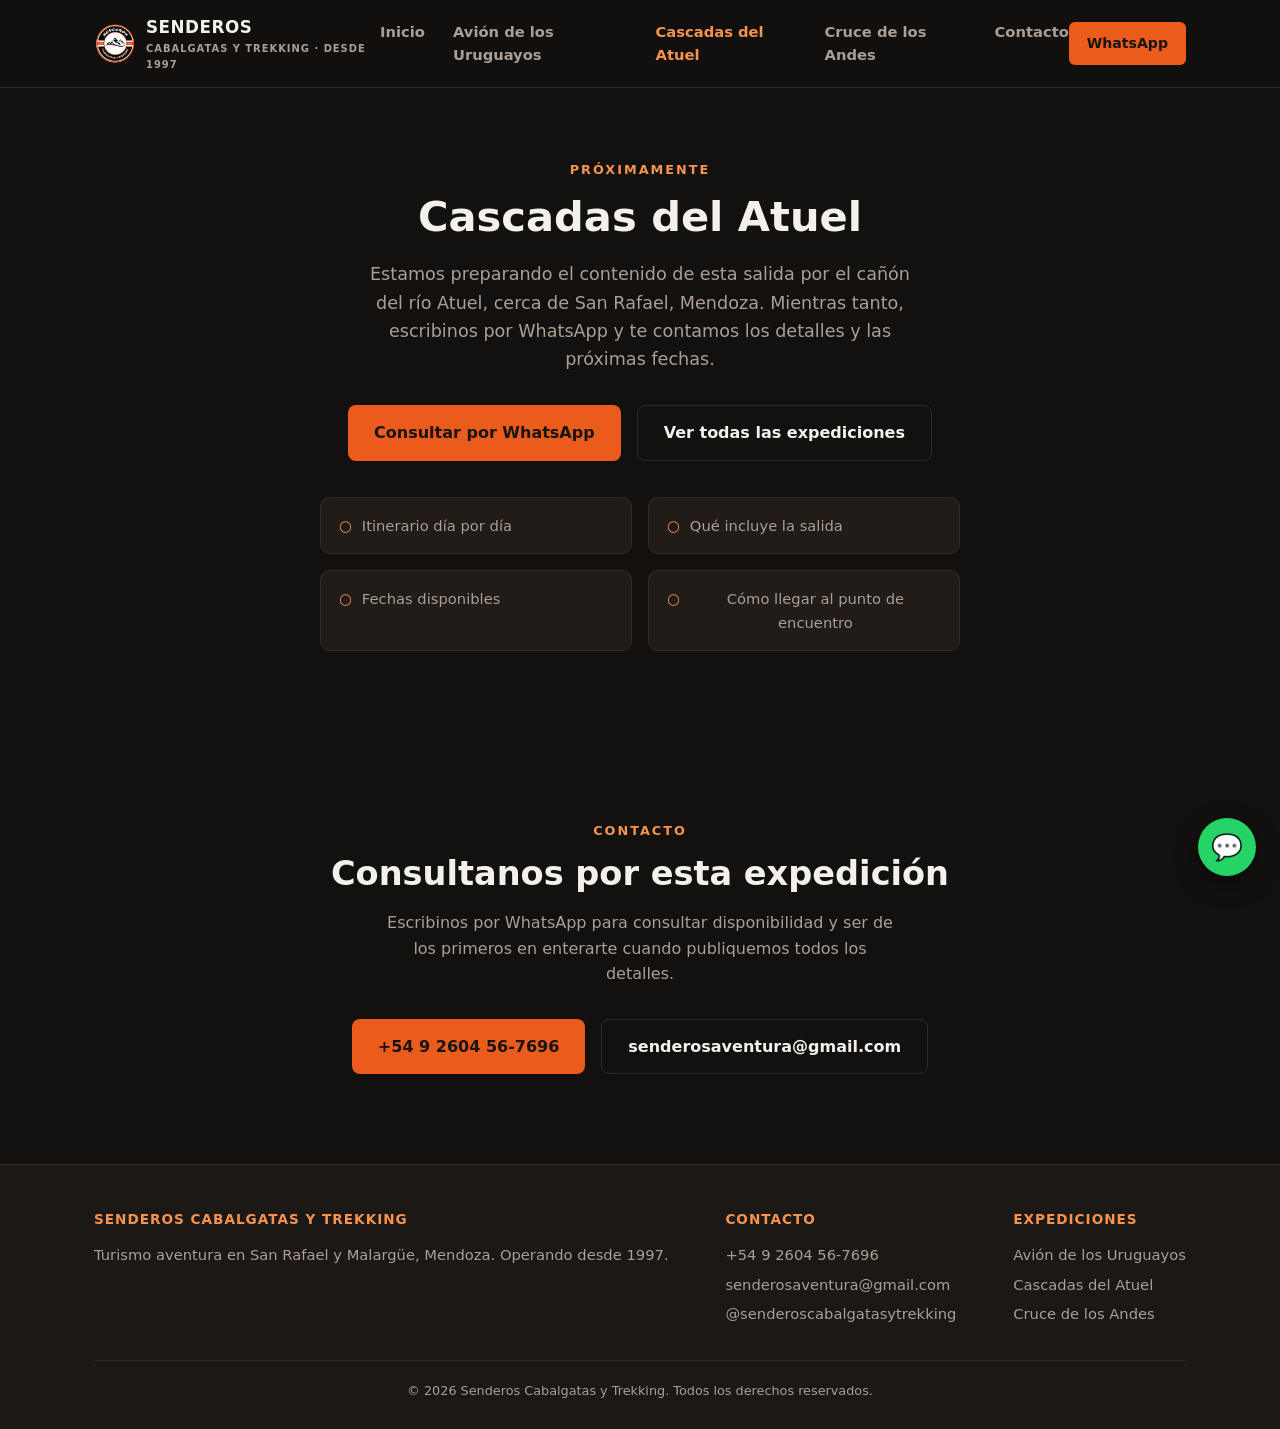
<file: cascadas-del-atuel.html>
<!DOCTYPE html>
<html lang="es">
<head>
<meta charset="UTF-8">
<meta name="viewport" content="width=device-width, initial-scale=1.0">
<title>Cascadas del Atuel — Próximamente | Senderos Cabalgatas y Trekking</title>
<meta name="description" content="Salida de Senderos Cabalgatas y Trekking por el cañón del río Atuel, cerca de San Rafael, Mendoza. Página en preparación — consultanos por WhatsApp.">
<meta name="robots" content="noindex, follow">
<link rel="canonical" href="https://senderosturismoaventura.com.ar/cascadas-del-atuel.html">
<link rel="icon" type="image/png" href="img/senderos-logo.png">
<link rel="stylesheet" href="styles.css">
</head>
<body>

<header>
  <nav>
    <a href="index.html" class="logo">
      <img src="img/senderos-logo.png" alt="Senderos Cabalgatas y Trekking - logo">
      <span>SENDEROS<small>CABALGATAS Y TREKKING · DESDE 1997</small></span>
    </a>
    <div class="nav-links" id="navLinks">
      <a href="index.html">Inicio</a>
      <a href="avion-de-los-uruguayos.html">Avión de los Uruguayos</a>
      <a href="cascadas-del-atuel.html" class="active">Cascadas del Atuel</a>
      <a href="cruce-de-los-andes.html">Cruce de los Andes</a>
      <a href="#contacto">Contacto</a>
    </div>
    <a class="nav-cta" href="https://wa.me/5492604567696" target="_blank" rel="noopener">WhatsApp</a>
    <button class="menu-toggle" id="menuToggle" aria-label="Abrir menú" aria-expanded="false" aria-controls="navLinks">☰</button>
  </nav>
</header>

<section style="padding-top:160px;padding-bottom:80px;text-align:center;">
  <div class="container">
    <span class="eyebrow">Próximamente</span>
    <h1 style="font-size:2.6rem;font-weight:900;margin-bottom:18px;">Cascadas del Atuel</h1>
    <p style="color:var(--text-muted);font-size:1.1rem;max-width:560px;margin:0 auto 32px;">
      Estamos preparando el contenido de esta salida por el cañón del río Atuel, cerca de San Rafael, Mendoza.
      Mientras tanto, escribinos por WhatsApp y te contamos los detalles y las próximas fechas.
    </p>
    <div class="btn-row" style="justify-content:center;">
      <a class="btn btn-primary" href="https://wa.me/5492604567696?text=Hola!%20Quiero%20consultar%20por%20la%20salida%20a%20las%20Cascadas%20del%20Atuel" target="_blank" rel="noopener">Consultar por WhatsApp</a>
      <a class="btn btn-ghost" href="index.html">Ver todas las expediciones</a>
    </div>

    <ul class="proximamente-list">
      <li>Itinerario día por día</li>
      <li>Qué incluye la salida</li>
      <li>Fechas disponibles</li>
      <li>Cómo llegar al punto de encuentro</li>
    </ul>
  </div>
</section>

<section class="contacto" id="contacto">
  <div class="container">
    <span class="eyebrow">Contacto</span>
    <h2>Consultanos por esta expedición</h2>
    <p>Escribinos por WhatsApp para consultar disponibilidad y ser de los primeros en enterarte cuando publiquemos todos los detalles.</p>
    <div class="btn-row" style="justify-content:center;">
      <a class="btn btn-primary" href="https://wa.me/5492604567696" target="_blank" rel="noopener">+54 9 2604 56-7696</a>
      <a class="btn btn-ghost" href="mailto:senderosaventura@gmail.com">senderosaventura@gmail.com</a>
    </div>
  </div>
</section>

<footer>
  <div class="container">
    <div class="footer-grid">
      <div class="footer-col">
        <h5>Senderos Cabalgatas y Trekking</h5>
        <p>Turismo aventura en San Rafael y Malargüe, Mendoza. Operando desde 1997.</p>
      </div>
      <div class="footer-col">
        <h5>Contacto</h5>
        <a href="https://wa.me/5492604567696" target="_blank" rel="noopener">+54 9 2604 56-7696</a>
        <a href="mailto:senderosaventura@gmail.com">senderosaventura@gmail.com</a>
        <a href="https://www.instagram.com/senderoscabalgatasytrekking" target="_blank" rel="noopener">@senderoscabalgatasytrekking</a>
      </div>
      <div class="footer-col">
        <h5>Expediciones</h5>
        <a href="avion-de-los-uruguayos.html">Avión de los Uruguayos</a>
        <a href="cascadas-del-atuel.html">Cascadas del Atuel</a>
        <a href="cruce-de-los-andes.html">Cruce de los Andes</a>
      </div>
    </div>
    <div class="footer-bottom">© 2026 Senderos Cabalgatas y Trekking. Todos los derechos reservados.</div>
  </div>
</footer>

<a class="wa-float" href="https://wa.me/5492604567696" target="_blank" rel="noopener" aria-label="Escribinos por WhatsApp">💬</a>

<script src="script.js"></script>
</body>
</html>
</file>
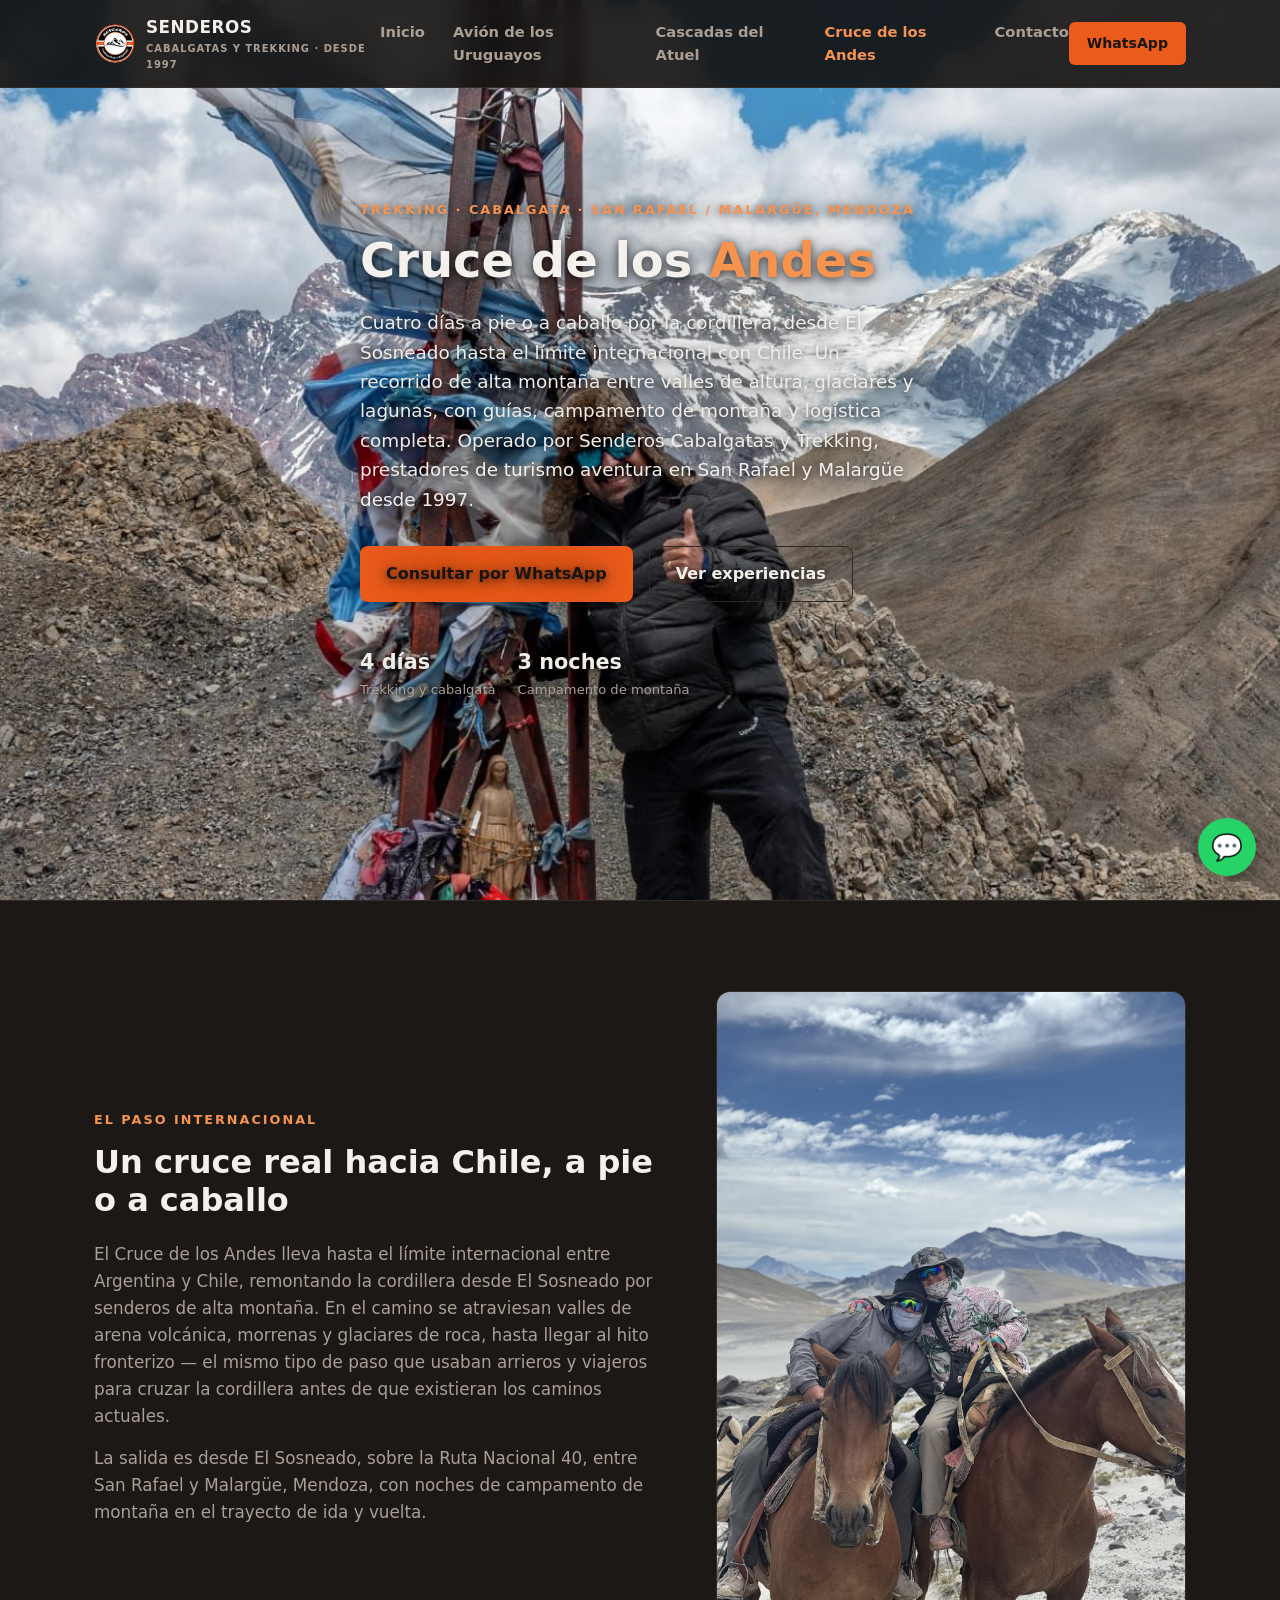
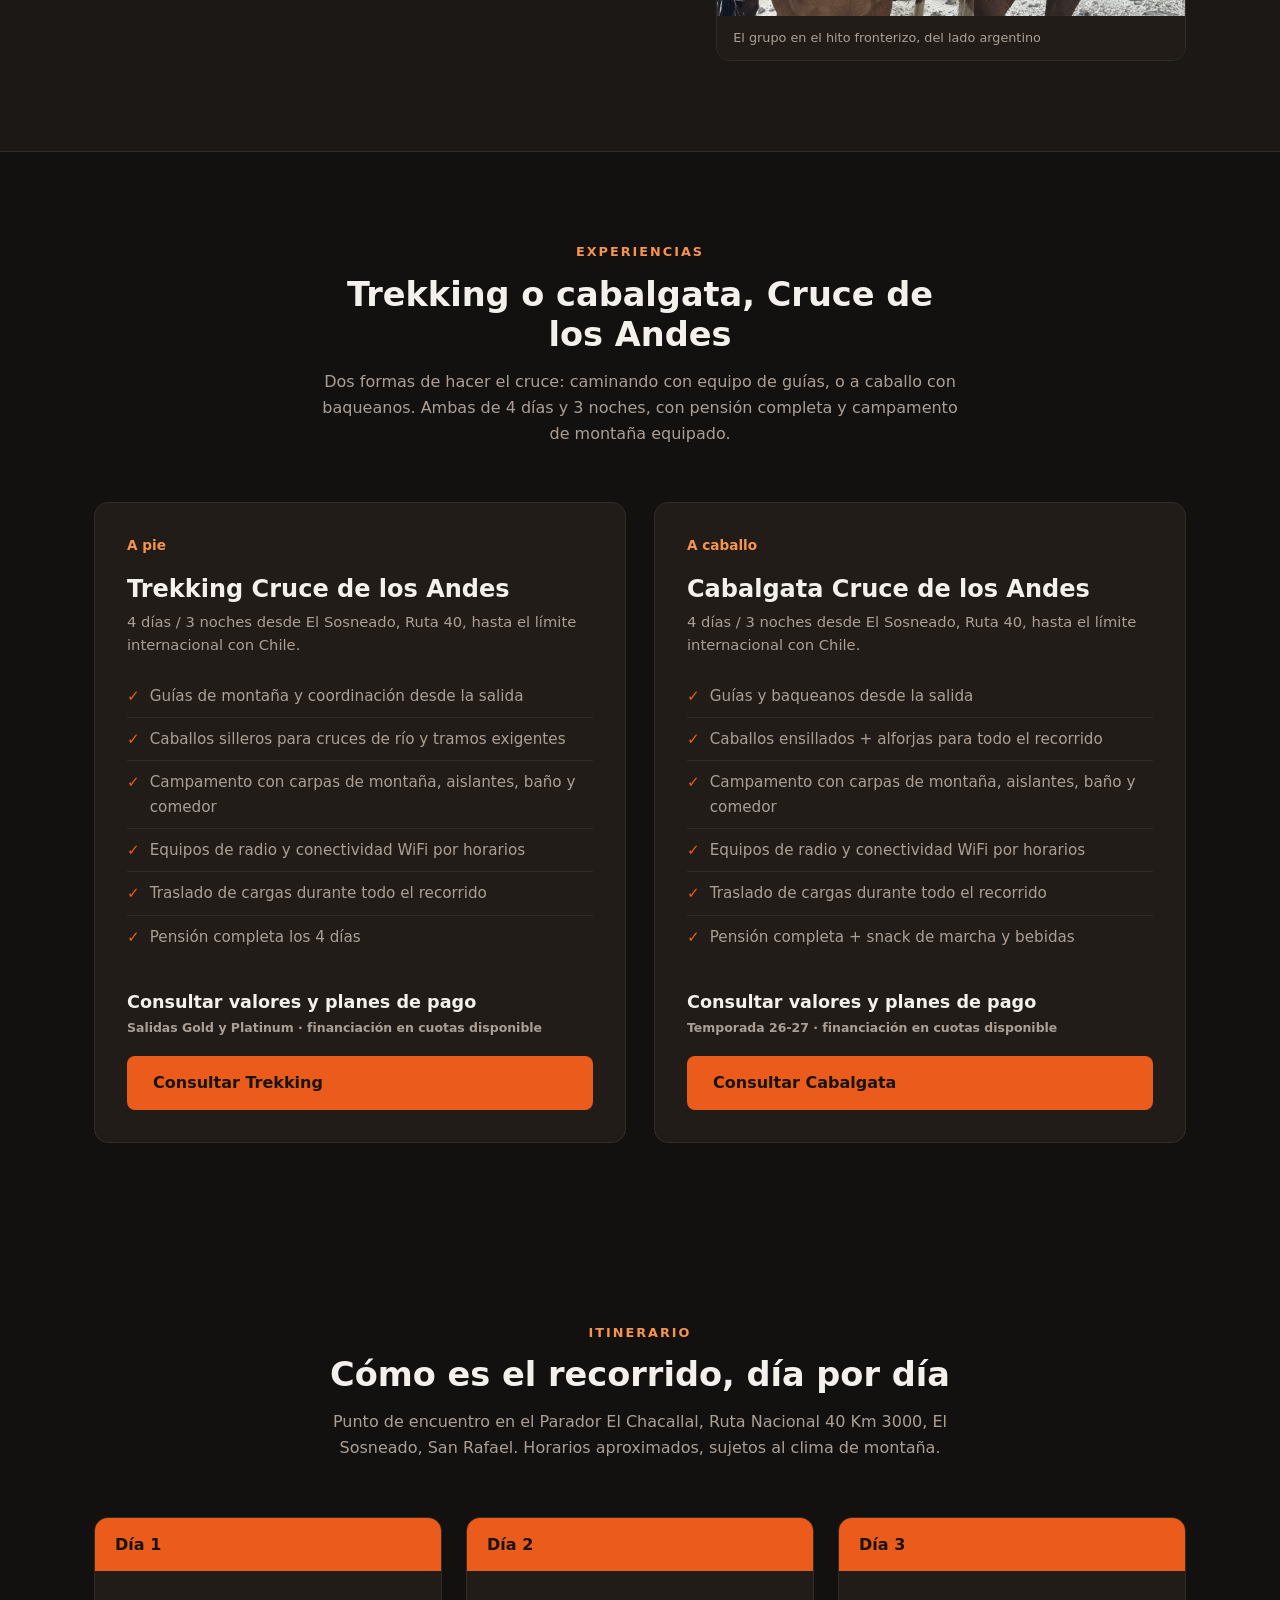
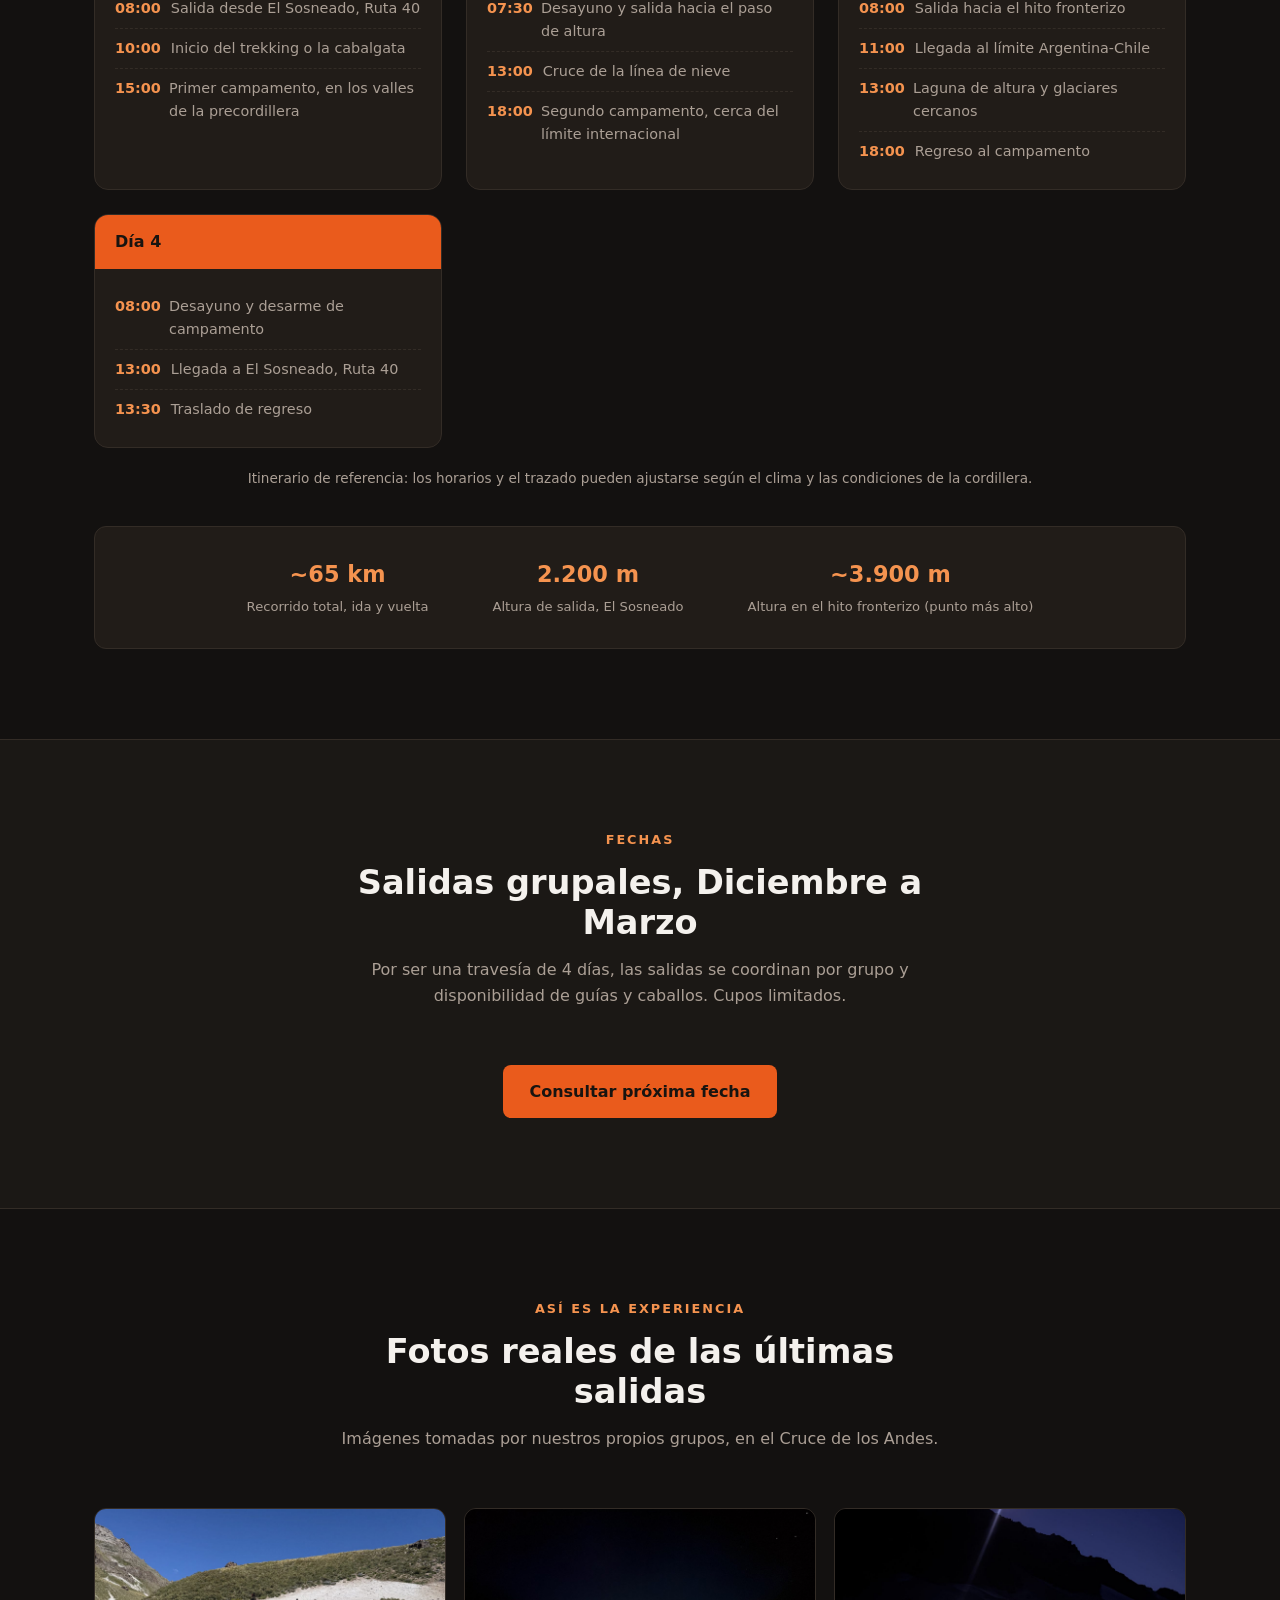
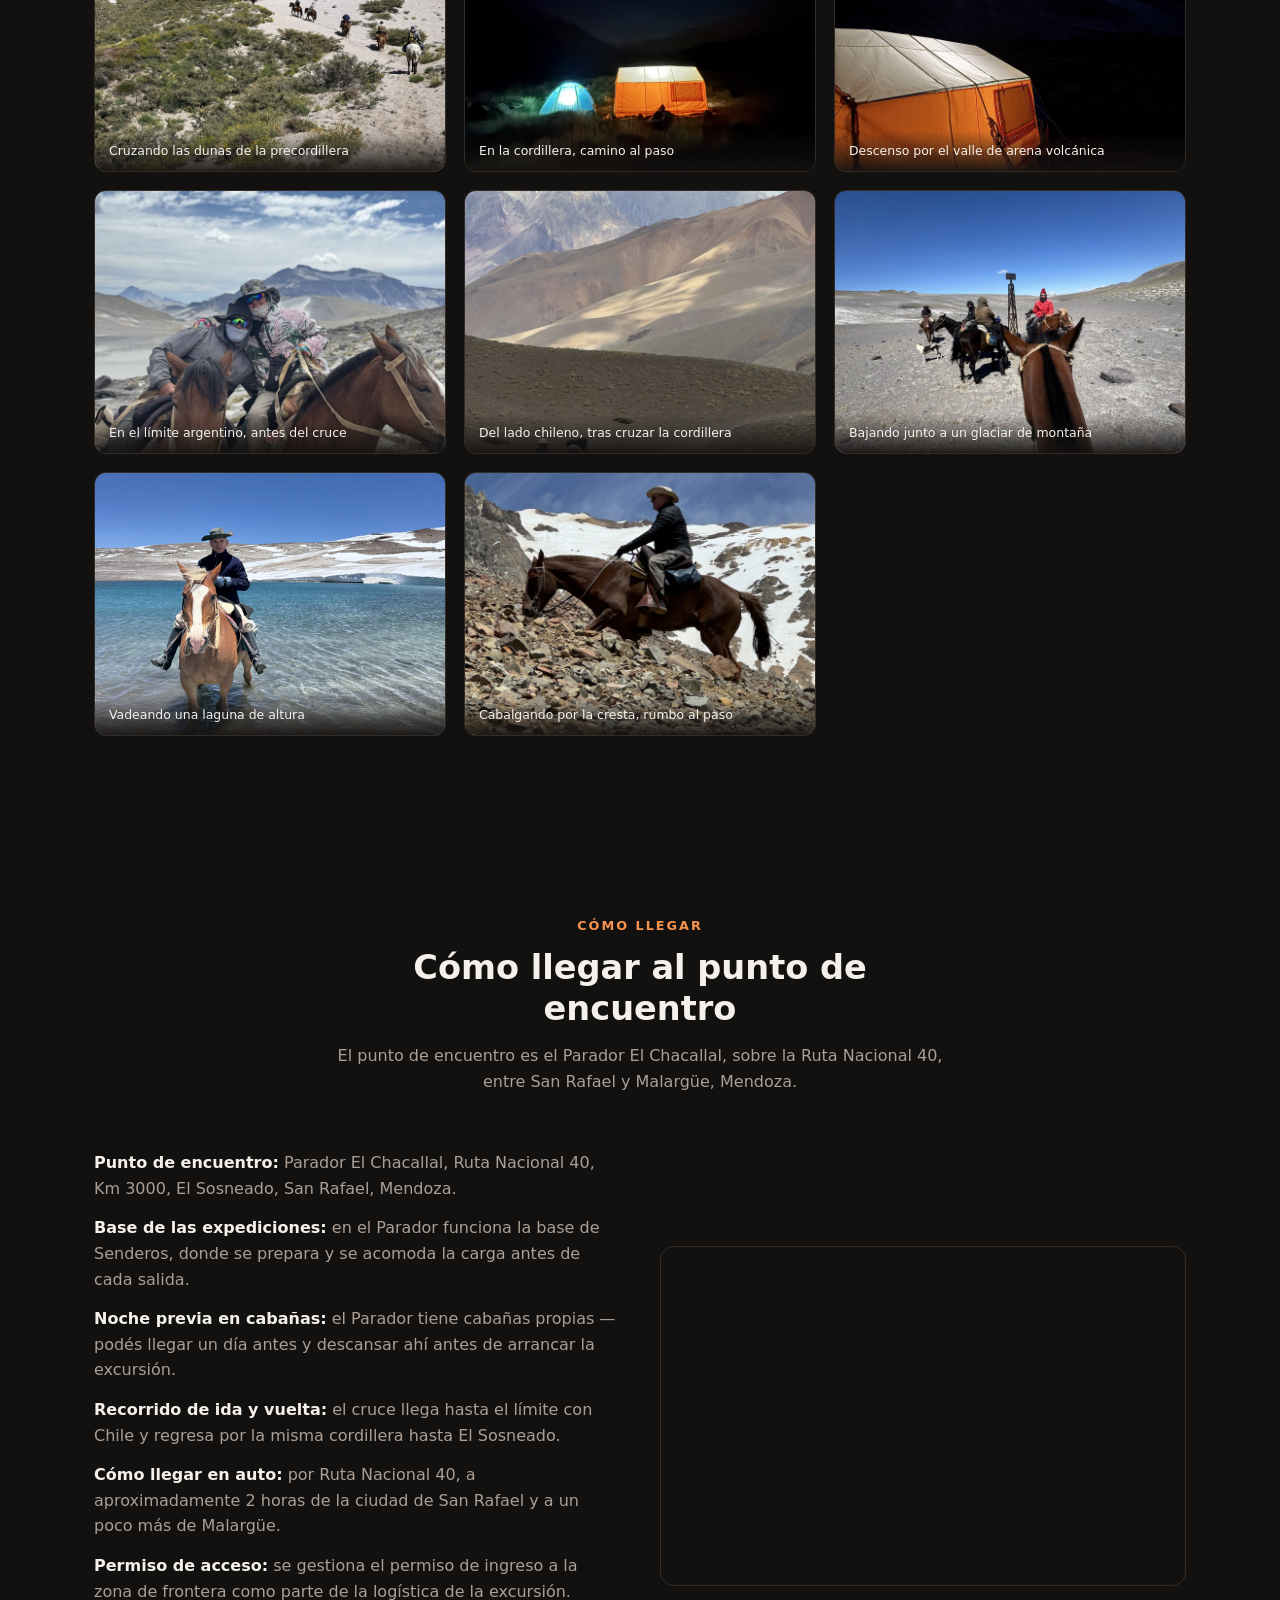
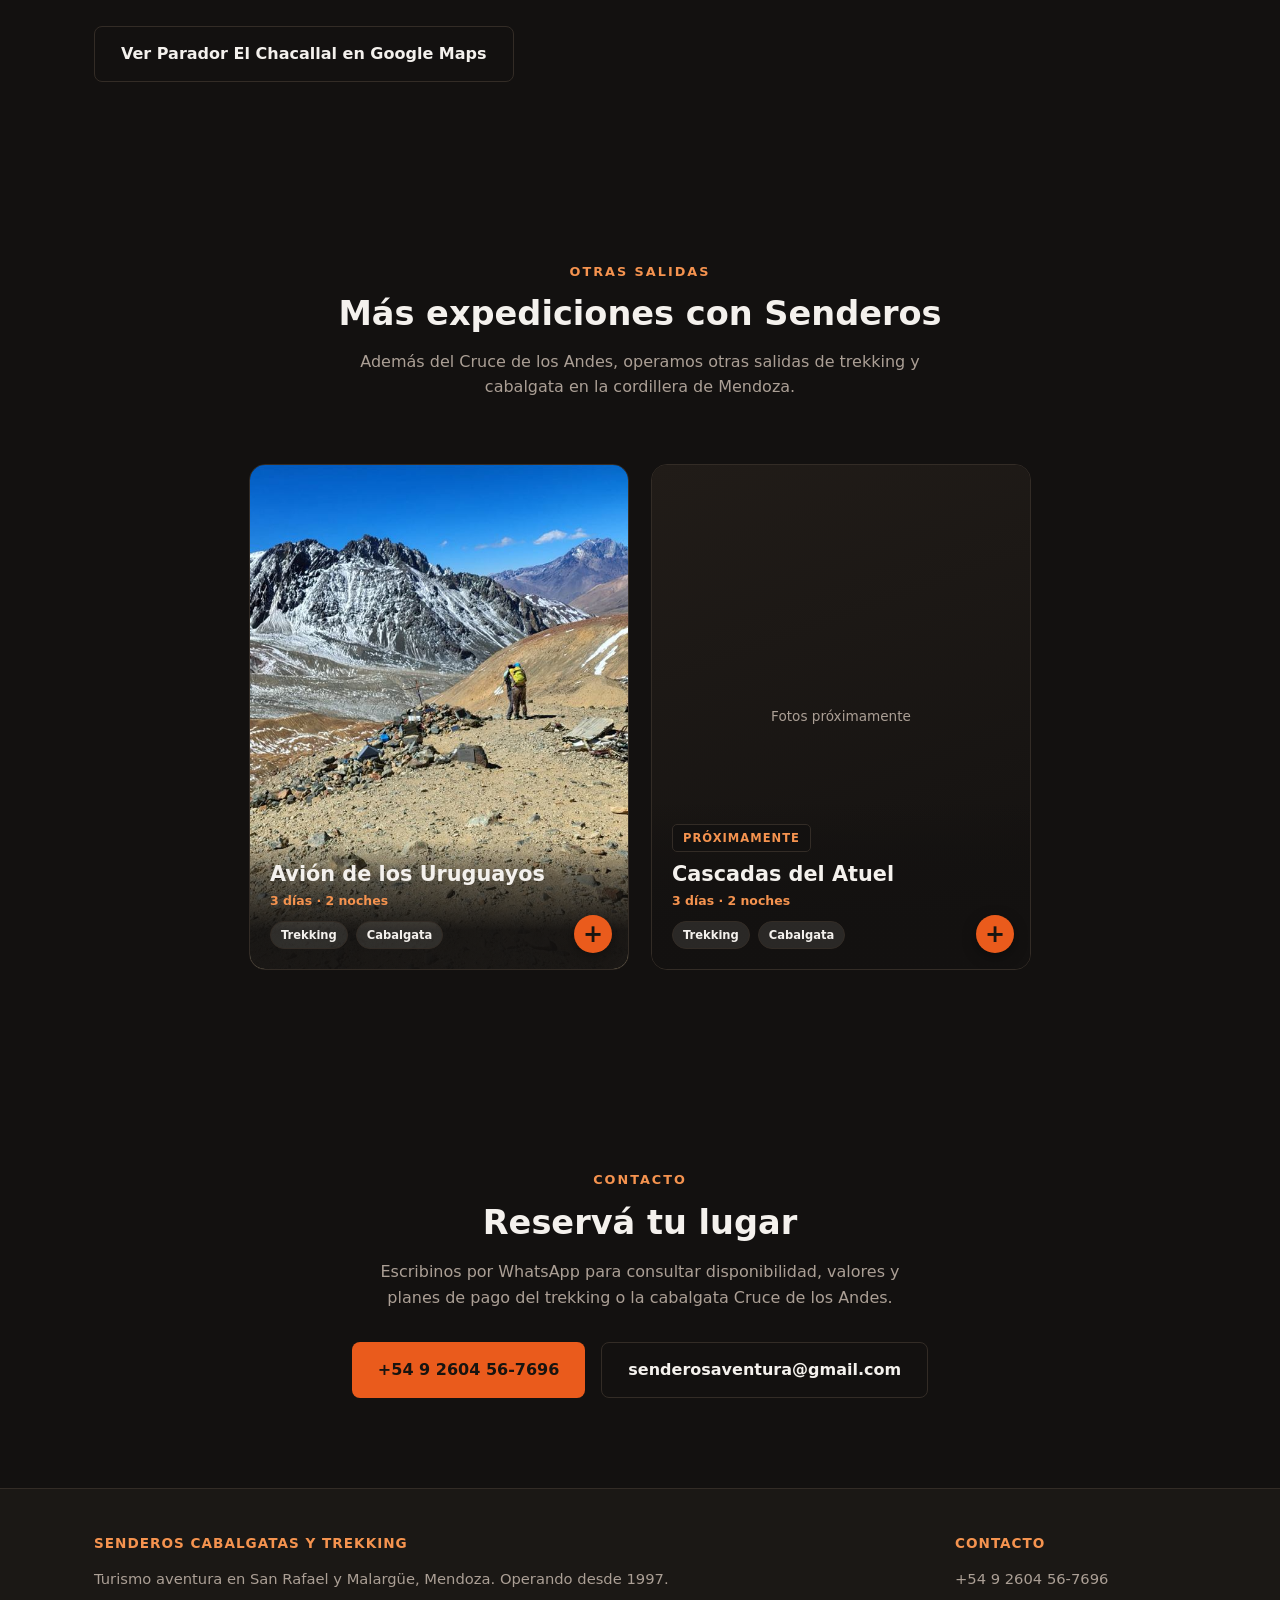
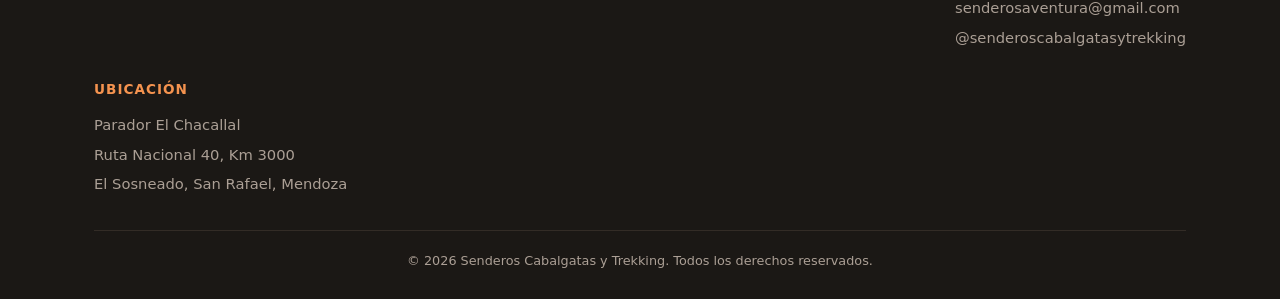
<file: cruce-de-los-andes.html>
<!DOCTYPE html>
<html lang="es">
<head>
<meta charset="UTF-8">
<meta name="viewport" content="width=device-width, initial-scale=1.0">
<title>Cruce de los Andes a Caballo — Trekking y Cabalgata | Senderos, San Rafael/Malargüe</title>
<meta name="description" content="Cruce de los Andes de 4 días a pie o a caballo, desde El Sosneado hasta el límite con Chile, cordillera de Mendoza. Senderos Cabalgatas y Trekking, operador de turismo aventura desde 1997 en San Rafael / Malargüe. Consultanos por WhatsApp.">
<meta name="robots" content="index, follow">
<link rel="canonical" href="https://senderosturismoaventura.com.ar/cruce-de-los-andes.html">
<meta property="og:type" content="website">
<meta property="og:title" content="Cruce de los Andes a Caballo — Trekking y Cabalgata | Senderos">
<meta property="og:description" content="Cruce de los Andes de 4 días a pie o a caballo, desde El Sosneado hasta el límite con Chile, cordillera de Mendoza. Operador de turismo aventura desde 1997 en San Rafael / Malargüe.">
<meta property="og:url" content="https://senderosturismoaventura.com.ar/cruce-de-los-andes.html">
<meta property="og:image" content="https://senderosturismoaventura.com.ar/img/cruce-de-los-andes-hito-frontera.jpg">
<meta property="og:locale" content="es_AR">
<link rel="icon" type="image/png" href="img/senderos-logo.png">
<link rel="stylesheet" href="styles.css">
<script type="application/ld+json">
{
  "@context": "https://schema.org",
  "@type": "TravelAgency",
  "name": "Senderos Cabalgatas y Trekking",
  "alternateName": "Cruce de los Andes - Senderos",
  "description": "Operador de turismo aventura habilitado desde 1997. Cruce de los Andes de 4 días a pie o a caballo, desde El Sosneado hasta el límite internacional con Chile, cordillera de Mendoza.",
  "telephone": "+54 9 2604 567696",
  "email": "senderosaventura@gmail.com",
  "url": "https://senderosturismoaventura.com.ar/cruce-de-los-andes.html",
  "foundingDate": "1997",
  "address": {
    "@type": "PostalAddress",
    "streetAddress": "Ruta Nacional 40, Km 3000 - Parador El Chacallal",
    "addressLocality": "El Sosneado, San Rafael",
    "addressRegion": "Mendoza",
    "addressCountry": "AR"
  },
  "geo": {
    "@type": "GeoCoordinates",
    "latitude": -35.0796598,
    "longitude": -69.5652225
  },
  "hasMap": "https://maps.app.goo.gl/Emx8oJ54GFjV2idLA",
  "areaServed": ["San Rafael", "Malargüe", "Mendoza", "Argentina"],
  "sameAs": ["https://www.instagram.com/senderoscabalgatasytrekking"],
  "makesOffer": [
    {
      "@type": "Offer",
      "name": "Trekking Cruce de los Andes",
      "description": "Trekking de 4 días y 3 noches hasta el límite internacional con Chile, cordillera de Mendoza."
    },
    {
      "@type": "Offer",
      "name": "Cabalgata Cruce de los Andes",
      "description": "Cabalgata de 4 días y 3 noches hasta el límite internacional con Chile, cordillera de Mendoza."
    }
  ]
}
</script>
</head>
<body>

<header>
  <nav>
    <a href="index.html" class="logo">
      <img src="img/senderos-logo.png" alt="Senderos Cabalgatas y Trekking - logo">
      <span>SENDEROS<small>CABALGATAS Y TREKKING · DESDE 1997</small></span>
    </a>
    <div class="nav-links" id="navLinks">
      <a href="index.html">Inicio</a>
      <a href="avion-de-los-uruguayos.html">Avión de los Uruguayos</a>
      <a href="cascadas-del-atuel.html">Cascadas del Atuel</a>
      <a href="cruce-de-los-andes.html" class="active">Cruce de los Andes</a>
      <a href="#contacto">Contacto</a>
    </div>
    <a class="nav-cta" href="https://wa.me/5492604567696" target="_blank" rel="noopener">WhatsApp</a>
    <button class="menu-toggle" id="menuToggle" aria-label="Abrir menú" aria-expanded="false" aria-controls="navLinks">☰</button>
  </nav>
</header>

<section class="hero" id="inicio">
  <div class="hero-photo no-overlay">
    <img src="img/cruce-de-los-andes-hito-frontera.jpg" alt="Hito fronterizo entre Argentina y Chile, en la excursión Cruce de los Andes, cordillera de Mendoza">
  </div>
  <div class="container">
    <div class="hero-content">
      <span class="eyebrow">Trekking · Cabalgata · San Rafael / Malargüe, Mendoza</span>
      <h1>Cruce de los <span>Andes</span></h1>
      <p>Cuatro días a pie o a caballo por la cordillera, desde El Sosneado hasta el límite internacional con Chile. Un recorrido de alta montaña entre valles de altura, glaciares y lagunas, con guías, campamento de montaña y logística completa. Operado por Senderos Cabalgatas y Trekking, prestadores de turismo aventura en San Rafael y Malargüe desde 1997.</p>
      <div class="btn-row">
        <a class="btn btn-primary" href="https://wa.me/5492604567696" target="_blank" rel="noopener">Consultar por WhatsApp</a>
        <a class="btn btn-ghost" href="#experiencias">Ver experiencias</a>
      </div>
      <div class="hero-badges">
        <div><strong>4 días</strong>Trekking y cabalgata</div>
        <div><strong>3 noches</strong>Campamento de montaña</div>
      </div>
    </div>
  </div>
</section>

<section class="historia" id="historia">
  <div class="container">
    <div class="historia-grid">
      <div>
        <span class="eyebrow">El paso internacional</span>
        <h2>Un cruce real hacia Chile, a pie o a caballo</h2>
        <p>El Cruce de los Andes lleva hasta el límite internacional entre Argentina y Chile, remontando la cordillera desde El Sosneado por senderos de alta montaña. En el camino se atraviesan valles de arena volcánica, morrenas y glaciares de roca, hasta llegar al hito fronterizo — el mismo tipo de paso que usaban arrieros y viajeros para cruzar la cordillera antes de que existieran los caminos actuales.</p>
        <p>La salida es desde El Sosneado, sobre la Ruta Nacional 40, entre San Rafael y Malargüe, Mendoza, con noches de campamento de montaña en el trayecto de ida y vuelta.</p>
      </div>
      <figure class="historia-photo">
        <img src="img/cruce-de-los-andes-hito-argentina.jpg" alt="Grupo de cabalgata en el hito fronterizo argentino, Cruce de los Andes, Mendoza">
        <figcaption>El grupo en el hito fronterizo, del lado argentino</figcaption>
      </figure>
    </div>
  </div>
</section>

<section id="experiencias">
  <div class="container">
    <div class="exp-head">
      <span class="eyebrow">Experiencias</span>
      <h2>Trekking o cabalgata, Cruce de los Andes</h2>
      <p>Dos formas de hacer el cruce: caminando con equipo de guías, o a caballo con baqueanos. Ambas de 4 días y 3 noches, con pensión completa y campamento de montaña equipado.</p>
    </div>
    <div class="exp-grid">
      <div class="exp-card">
        <span class="exp-tag">A pie</span>
        <h3>Trekking Cruce de los Andes</h3>
        <p style="color:var(--text-muted);font-size:.92rem;">4 días / 3 noches desde El Sosneado, Ruta 40, hasta el límite internacional con Chile.</p>
        <ul>
          <li>Guías de montaña y coordinación desde la salida</li>
          <li>Caballos silleros para cruces de río y tramos exigentes</li>
          <li>Campamento con carpas de montaña, aislantes, baño y comedor</li>
          <li>Equipos de radio y conectividad WiFi por horarios</li>
          <li>Traslado de cargas durante todo el recorrido</li>
          <li>Pensión completa los 4 días</li>
        </ul>
        <div class="exp-price">Consultar valores y planes de pago<span>Salidas Gold y Platinum · financiación en cuotas disponible</span></div>
        <a class="btn btn-primary" href="https://wa.me/5492604567696?text=Hola!%20Quiero%20consultar%20por%20el%20Trekking%20Cruce%20de%20los%20Andes" target="_blank" rel="noopener">Consultar Trekking</a>
      </div>
      <div class="exp-card">
        <span class="exp-tag">A caballo</span>
        <h3>Cabalgata Cruce de los Andes</h3>
        <p style="color:var(--text-muted);font-size:.92rem;">4 días / 3 noches desde El Sosneado, Ruta 40, hasta el límite internacional con Chile.</p>
        <ul>
          <li>Guías y baqueanos desde la salida</li>
          <li>Caballos ensillados + alforjas para todo el recorrido</li>
          <li>Campamento con carpas de montaña, aislantes, baño y comedor</li>
          <li>Equipos de radio y conectividad WiFi por horarios</li>
          <li>Traslado de cargas durante todo el recorrido</li>
          <li>Pensión completa + snack de marcha y bebidas</li>
        </ul>
        <div class="exp-price">Consultar valores y planes de pago<span>Temporada 26-27 · financiación en cuotas disponible</span></div>
        <a class="btn btn-primary" href="https://wa.me/5492604567696?text=Hola!%20Quiero%20consultar%20por%20la%20Cabalgata%20Cruce%20de%20los%20Andes" target="_blank" rel="noopener">Consultar Cabalgata</a>
      </div>
    </div>
  </div>
</section>

<section id="itinerario">
  <div class="container">
    <div class="exp-head">
      <span class="eyebrow">Itinerario</span>
      <h2>Cómo es el recorrido, día por día</h2>
      <p>Punto de encuentro en el Parador El Chacallal, Ruta Nacional 40 Km 3000, El Sosneado, San Rafael. Horarios aproximados, sujetos al clima de montaña.</p>
    </div>
    <div class="itin-grid">
      <div class="itin-day">
        <div class="itin-day-head">Día 1</div>
        <ul>
          <li><b>08:00</b> Salida desde El Sosneado, Ruta 40</li>
          <li><b>10:00</b> Inicio del trekking o la cabalgata</li>
          <li><b>15:00</b> Primer campamento, en los valles de la precordillera</li>
        </ul>
      </div>
      <div class="itin-day">
        <div class="itin-day-head">Día 2</div>
        <ul>
          <li><b>07:30</b> Desayuno y salida hacia el paso de altura</li>
          <li><b>13:00</b> Cruce de la línea de nieve</li>
          <li><b>18:00</b> Segundo campamento, cerca del límite internacional</li>
        </ul>
      </div>
      <div class="itin-day">
        <div class="itin-day-head">Día 3</div>
        <ul>
          <li><b>08:00</b> Salida hacia el hito fronterizo</li>
          <li><b>11:00</b> Llegada al límite Argentina-Chile</li>
          <li><b>13:00</b> Laguna de altura y glaciares cercanos</li>
          <li><b>18:00</b> Regreso al campamento</li>
        </ul>
      </div>
      <div class="itin-day">
        <div class="itin-day-head">Día 4</div>
        <ul>
          <li><b>08:00</b> Desayuno y desarme de campamento</li>
          <li><b>13:00</b> Llegada a El Sosneado, Ruta 40</li>
          <li><b>13:30</b> Traslado de regreso</li>
        </ul>
      </div>
    </div>
    <p class="itin-note">Itinerario de referencia: los horarios y el trazado pueden ajustarse según el clima y las condiciones de la cordillera.</p>

    <div class="stats-strip">
      <div><strong>~65 km</strong><span>Recorrido total, ida y vuelta</span></div>
      <div><strong>2.200 m</strong><span>Altura de salida, El Sosneado</span></div>
      <div><strong>~3.900 m</strong><span>Altura en el hito fronterizo (punto más alto)</span></div>
    </div>
  </div>
</section>

<section class="fechas" id="fechas">
  <div class="container">
    <div class="exp-head">
      <span class="eyebrow">Fechas</span>
      <h2>Salidas grupales, Diciembre a Marzo</h2>
      <p>Por ser una travesía de 4 días, las salidas se coordinan por grupo y disponibilidad de guías y caballos. Cupos limitados.</p>
    </div>
    <div class="btn-row" style="justify-content:center;">
      <a class="btn btn-primary" href="https://wa.me/5492604567696?text=Hola!%20Quiero%20consultar%20fechas%20disponibles%20para%20el%20Cruce%20de%20los%20Andes" target="_blank" rel="noopener">Consultar próxima fecha</a>
    </div>
  </div>
</section>

<section id="galeria">
  <div class="container">
    <div class="exp-head">
      <span class="eyebrow">Así es la experiencia</span>
      <h2>Fotos reales de las últimas salidas</h2>
      <p>Imágenes tomadas por nuestros propios grupos, en el Cruce de los Andes.</p>
    </div>
    <div class="galeria-grid">
      <div class="galeria-item">
        <img src="img/cruce-de-los-andes-cabalgata-dunas.jpg" alt="Cabalgata cruzando dunas de arena en la precordillera de Mendoza">
        <span>Cruzando las dunas de la precordillera</span>
      </div>
      <div class="galeria-item">
        <img src="img/cruce-de-los-andes-cabalgata-cordillera.jpg" alt="Cabalgata en la cordillera, camino al paso internacional, Cruce de los Andes">
        <span>En la cordillera, camino al paso</span>
      </div>
      <div class="galeria-item">
        <img src="img/cruce-de-los-andes-valle-arenoso.jpg" alt="Descenso a caballo por un valle de arena volcánica, cordillera de Mendoza">
        <span>Descenso por el valle de arena volcánica</span>
      </div>
      <div class="galeria-item">
        <img src="img/cruce-de-los-andes-hito-argentina.jpg" alt="Grupo de cabalgata en el hito fronterizo argentino, límite con Chile">
        <span>En el límite argentino, antes del cruce</span>
      </div>
      <div class="galeria-item">
        <img src="img/cruce-de-los-andes-hito-chile.jpg" alt="Grupo de cabalgata en el hito fronterizo chileno, Cruce de los Andes">
        <span>Del lado chileno, tras cruzar la cordillera</span>
      </div>
      <div class="galeria-item">
        <img src="img/cruce-de-los-andes-glaciar.jpg" alt="Cabalgata bajando junto a un glaciar de montaña, cordillera de Mendoza">
        <span>Bajando junto a un glaciar de montaña</span>
      </div>
      <div class="galeria-item">
        <img src="img/cruce-de-los-andes-laguna.jpg" alt="Caballo vadeando una laguna de altura junto a un glaciar, cordillera de Mendoza">
        <span>Vadeando una laguna de altura</span>
      </div>
      <div class="galeria-item">
        <img src="img/cruce-de-los-andes-cresta.jpg" alt="Jinete cabalgando por una cresta de montaña nevada, Cruce de los Andes">
        <span>Cabalgando por la cresta, rumbo al paso</span>
      </div>
    </div>
  </div>
</section>

<section id="ubicacion">
  <div class="container">
    <div class="exp-head">
      <span class="eyebrow">Cómo llegar</span>
      <h2>Cómo llegar al punto de encuentro</h2>
      <p>El punto de encuentro es el Parador El Chacallal, sobre la Ruta Nacional 40, entre San Rafael y Malargüe, Mendoza.</p>
    </div>
    <div class="ubicacion-grid">
      <div class="ubicacion-info">
        <p><strong>Punto de encuentro:</strong> Parador El Chacallal, Ruta Nacional 40, Km 3000, El Sosneado, San Rafael, Mendoza.</p>
        <p><strong>Base de las expediciones:</strong> en el Parador funciona la base de Senderos, donde se prepara y se acomoda la carga antes de cada salida.</p>
        <p><strong>Noche previa en cabañas:</strong> el Parador tiene cabañas propias — podés llegar un día antes y descansar ahí antes de arrancar la excursión.</p>
        <p><strong>Recorrido de ida y vuelta:</strong> el cruce llega hasta el límite con Chile y regresa por la misma cordillera hasta El Sosneado.</p>
        <p><strong>Cómo llegar en auto:</strong> por Ruta Nacional 40, a aproximadamente 2 horas de la ciudad de San Rafael y a un poco más de Malargüe.</p>
        <p><strong>Permiso de acceso:</strong> se gestiona el permiso de ingreso a la zona de frontera como parte de la logística de la excursión.</p>
        <a class="btn btn-ghost" style="margin-top:8px;" href="https://maps.app.goo.gl/Emx8oJ54GFjV2idLA" target="_blank" rel="noopener">Ver Parador El Chacallal en Google Maps</a>
      </div>
      <div class="map-wrap">
        <iframe src="https://www.google.com/maps?q=Parador+El+Chacallal,-35.0796598,-69.5652225&z=15&output=embed" loading="lazy" referrerpolicy="no-referrer-when-downgrade" title="Ubicación de Parador El Chacallal, Ruta 40 Km 3000, El Sosneado, San Rafael"></iframe>
      </div>
    </div>
  </div>
</section>

<section id="expediciones">
  <div class="container">
    <div class="exp-head">
      <span class="eyebrow">Otras salidas</span>
      <h2>Más expediciones con Senderos</h2>
      <p>Además del Cruce de los Andes, operamos otras salidas de trekking y cabalgata en la cordillera de Mendoza.</p>
    </div>
    <div class="menu-exp-track" style="justify-content:center;">
      <a class="menu-exp-card" href="avion-de-los-uruguayos.html" data-categories="avion-uruguayos">
        <img src="img/avion-de-los-uruguayos-memorial.jpg" alt="Valle de las Lágrimas, memorial del vuelo 571, Avión de los Uruguayos">
        <div class="card-overlay">
          <h3>Avión de los Uruguayos</h3>
          <p class="card-duration">3 días · 2 noches</p>
          <div class="card-tags"><span>Trekking</span><span>Cabalgata</span></div>
        </div>
        <span class="card-plus" aria-hidden="true">+</span>
      </a>
      <a class="menu-exp-card soon" href="cascadas-del-atuel.html" data-categories="aventura">
        <div class="placeholder-bg">Fotos próximamente</div>
        <div class="card-overlay">
          <span class="badge-soon">Próximamente</span>
          <h3>Cascadas del Atuel</h3>
          <p class="card-duration">3 días · 2 noches</p>
          <div class="card-tags"><span>Trekking</span><span>Cabalgata</span></div>
        </div>
        <span class="card-plus" aria-hidden="true">+</span>
      </a>
    </div>
  </div>
</section>

<section class="contacto" id="contacto">
  <div class="container">
    <span class="eyebrow">Contacto</span>
    <h2>Reservá tu lugar</h2>
    <p>Escribinos por WhatsApp para consultar disponibilidad, valores y planes de pago del trekking o la cabalgata Cruce de los Andes.</p>
    <div class="btn-row" style="justify-content:center;">
      <a class="btn btn-primary" href="https://wa.me/5492604567696" target="_blank" rel="noopener">+54 9 2604 56-7696</a>
      <a class="btn btn-ghost" href="mailto:senderosaventura@gmail.com">senderosaventura@gmail.com</a>
    </div>
  </div>
</section>

<footer>
  <div class="container">
    <div class="footer-grid">
      <div class="footer-col">
        <h5>Senderos Cabalgatas y Trekking</h5>
        <p>Turismo aventura en San Rafael y Malargüe, Mendoza. Operando desde 1997.</p>
      </div>
      <div class="footer-col">
        <h5>Contacto</h5>
        <a href="https://wa.me/5492604567696" target="_blank" rel="noopener">+54 9 2604 56-7696</a>
        <a href="mailto:senderosaventura@gmail.com">senderosaventura@gmail.com</a>
        <a href="https://www.instagram.com/senderoscabalgatasytrekking" target="_blank" rel="noopener">@senderoscabalgatasytrekking</a>
      </div>
      <div class="footer-col">
        <h5>Ubicación</h5>
        <p>Parador El Chacallal</p>
        <p>Ruta Nacional 40, Km 3000</p>
        <p>El Sosneado, San Rafael, Mendoza</p>
      </div>
    </div>
    <div class="footer-bottom">© 2026 Senderos Cabalgatas y Trekking. Todos los derechos reservados.</div>
  </div>
</footer>

<a class="wa-float" href="https://wa.me/5492604567696" target="_blank" rel="noopener" aria-label="Escribinos por WhatsApp">💬</a>

<script src="script.js"></script>
</body>
</html>
</file>
<file: styles.css>
:root{
  --bg:#131110;
  --bg-alt:#1b1815;
  --card:#211c18;
  --orange:#ea5b1c;
  --orange-soft:#f5934f;
  --text:#f4f1ed;
  --text-muted:#ab9f95;
  --border:#332c26;
}
*{margin:0;padding:0;box-sizing:border-box;}
html{scroll-behavior:smooth;}
body{
  background:var(--bg);
  color:var(--text);
  font-family:'Segoe UI',system-ui,-apple-system,Helvetica,Arial,sans-serif;
  line-height:1.6;
  overflow-x:hidden;
}
a{color:inherit;text-decoration:none;}
img{display:block;max-width:100%;}
.container{max-width:1140px;margin:0 auto;padding:0 24px;}
section{padding:90px 0;}
h1,h2,h3{line-height:1.2;}
.eyebrow{
  color:var(--orange-soft);
  text-transform:uppercase;
  letter-spacing:2px;
  font-weight:700;
  font-size:.8rem;
  margin-bottom:12px;
  display:block;
}

/* ---------- NAV ---------- */
header{
  position:fixed;top:0;left:0;right:0;z-index:100;
  background:rgba(19,17,16,0.9);
  backdrop-filter:blur(8px);
  border-bottom:1px solid var(--border);
}
nav{
  display:flex;align-items:center;justify-content:space-between;
  padding:14px 24px;max-width:1140px;margin:0 auto;
}
.logo{display:flex;align-items:center;gap:10px;font-size:1.05rem;font-weight:800;letter-spacing:.5px;}
.logo img{height:42px;width:42px;object-fit:contain;}
.logo small{display:block;font-weight:600;font-size:.62rem;color:var(--text-muted);letter-spacing:1px;}
.nav-links{display:flex;gap:28px;font-weight:600;font-size:.92rem;}
.nav-links a{color:var(--text-muted);transition:color .2s ease;}
.nav-links a:hover,.nav-links a.active{color:var(--orange-soft);}
.nav-cta{
  background:var(--orange);color:#181410;padding:10px 18px;border-radius:6px;
  font-weight:700;font-size:.88rem;white-space:nowrap;
  transition:transform .15s ease,box-shadow .15s ease;
}
.nav-cta:hover{transform:translateY(-2px);box-shadow:0 6px 18px rgba(234,91,28,.35);}
.menu-toggle{display:none;background:none;border:0;color:var(--text);font-size:1.6rem;cursor:pointer;line-height:1;padding:4px;}

/* ---------- HERO ---------- */
.hero{
  position:relative;min-height:100vh;min-height:100dvh;display:flex;align-items:center;
  padding-top:90px;overflow:hidden;
}
.hero.no-nav{padding-top:0;}
.hero-photo{position:absolute;inset:0;z-index:0;}
.hero-photo img,.hero-photo video{width:100%;height:100%;object-fit:cover;object-position:center 55%;}
.hero-photo::after{
  content:"";position:absolute;inset:0;
  background:
    linear-gradient(90deg,rgba(19,17,16,.97) 0%,rgba(19,17,16,.88) 40%,rgba(19,17,16,.5) 72%,rgba(19,17,16,.25) 100%),
    linear-gradient(180deg,rgba(19,17,16,.35),rgba(19,17,16,.9) 94%);
}
.hero-photo.no-overlay::after{display:none;}
.hero-photo.no-overlay ~ .container .hero-content{text-shadow:0 2px 10px rgba(0,0,0,.75),0 0 32px rgba(0,0,0,.5);}
.hero-photo.soft-overlay::after{
  background:
    linear-gradient(90deg,rgba(19,17,16,.68) 0%,rgba(19,17,16,.52) 40%,rgba(19,17,16,.28) 72%,rgba(19,17,16,.1) 100%),
    linear-gradient(180deg,rgba(19,17,16,.2),rgba(19,17,16,.55) 94%);
}
.hero-photo.soft-overlay ~ .container .hero-content{text-shadow:0 1px 8px rgba(0,0,0,.6);}
.hero-content{position:relative;z-index:2;max-width:660px;}
.hero h1{font-size:3rem;font-weight:900;margin-bottom:18px;}
.hero h1 span{color:var(--orange-soft);}
.hero p{font-size:1.15rem;color:var(--text);margin-bottom:32px;max-width:560px;}
.hero-center{max-width:640px;margin:0 auto;text-align:center;display:flex;flex-direction:column;align-items:center;}
.hero-logo{width:150px;height:150px;object-fit:contain;margin-bottom:28px;filter:drop-shadow(0 6px 20px rgba(0,0,0,.6));}
.hero-center h1{font-size:2.2rem;line-height:1.35;}
.hero-center .btn-row{justify-content:center;margin-top:20px;}
.btn-row{display:flex;gap:16px;flex-wrap:wrap;}
.btn{
  display:inline-flex;align-items:center;gap:8px;
  padding:14px 26px;border-radius:8px;font-weight:700;font-size:1rem;
  transition:transform .15s ease,box-shadow .15s ease;
}
.btn-primary{background:var(--orange);color:#181410;}
.btn-primary:hover{transform:translateY(-2px);box-shadow:0 8px 22px rgba(234,91,28,.4);}
.btn-pill{border-radius:999px;text-transform:uppercase;letter-spacing:1px;font-size:.88rem;padding:16px 34px;}
.btn-ghost{border:1px solid var(--border);color:var(--text);}
.btn-ghost:hover{border-color:var(--orange-soft);color:var(--orange-soft);}
.hero-badges{display:flex;gap:22px;margin-top:44px;flex-wrap:wrap;}
.hero-badges div{font-size:.82rem;color:var(--text-muted);}
.hero-badges strong{display:block;color:var(--text);font-size:1.3rem;font-weight:800;}

/* ---------- HISTORIA ---------- */
.historia{background:var(--bg-alt);border-top:1px solid var(--border);border-bottom:1px solid var(--border);}
.historia .container{max-width:1140px;}
.historia-grid{display:grid;grid-template-columns:1.1fr 0.9fr;gap:48px;align-items:center;}
.historia h2{font-size:2rem;font-weight:800;margin-bottom:22px;}
.historia p{color:var(--text-muted);font-size:1.05rem;margin-bottom:16px;}
.historia strong{color:var(--text);}
.historia-photo{border-radius:14px;overflow:hidden;border:1px solid var(--border);}
.historia-photo img{width:100%;height:100%;object-fit:cover;}
.historia-photo figcaption{padding:12px 16px;font-size:.8rem;color:var(--text-muted);background:var(--card);}

/* ---------- STATS STRIP ---------- */
.stats-strip{display:flex;gap:28px;flex-wrap:wrap;justify-content:center;margin-top:36px;padding:24px;background:var(--card);border:1px solid var(--border);border-radius:12px;}
.stats-strip div{text-align:center;padding:6px 18px;}
.stats-strip strong{display:block;color:var(--orange-soft);font-size:1.4rem;font-weight:900;}
.stats-strip span{color:var(--text-muted);font-size:.82rem;}

/* ---------- ELEVATION CHART ---------- */
.elev-chart{margin-top:24px;background:var(--card);border:1px solid var(--border);border-radius:12px;padding:24px 24px 4px;overflow-x:auto;-webkit-overflow-scrolling:touch;}
.elev-chart-title{font-size:.78rem;font-weight:700;text-transform:uppercase;letter-spacing:1px;color:var(--text-muted);margin-bottom:14px;text-align:center;}
.elev-chart svg{display:block;width:100%;min-width:820px;height:auto;overflow:visible;}
.elev-grid{stroke:var(--border);stroke-width:1;}
.elev-axis-label{fill:var(--text-muted);font-size:15px;font-family:inherit;}
.elev-x-label{fill:var(--text-muted);font-size:14px;font-family:inherit;}
.elev-area{fill:var(--orange-soft);fill-opacity:.2;}
.elev-line{fill:none;stroke:var(--orange);stroke-width:3;stroke-linecap:round;stroke-linejoin:round;}
.elev-point{fill:var(--card);stroke:var(--text-muted);stroke-width:2;}
.elev-point.start,.elev-point.peak{fill:var(--orange);stroke:var(--orange-soft);}

/* ---------- FECHAS ---------- */
.fechas{background:var(--bg-alt);border-top:1px solid var(--border);border-bottom:1px solid var(--border);}
.fechas-grid{display:grid;grid-template-columns:repeat(4,1fr);gap:20px;margin-top:44px;}
.fechas-mes{background:var(--card);border:1px solid var(--border);border-radius:12px;padding:20px;}
.fechas-mes h4{font-size:.95rem;text-transform:uppercase;letter-spacing:1px;color:var(--orange-soft);margin-bottom:14px;text-align:center;}
.fechas-chips{display:flex;flex-wrap:wrap;gap:8px;justify-content:center;}
.fechas-chips span{background:var(--bg);border:1px solid var(--border);color:var(--text);font-size:.8rem;font-weight:700;padding:6px 10px;border-radius:6px;}
.fechas-note{text-align:center;color:var(--text-muted);font-size:.88rem;margin-top:28px;}

/* ---------- GALERIA ---------- */
.galeria-grid{display:grid;grid-template-columns:repeat(3,1fr);gap:18px;margin-top:44px;}
.galeria-item{position:relative;border-radius:12px;overflow:hidden;border:1px solid var(--border);aspect-ratio:4/3;}
.galeria-item img{width:100%;height:100%;object-fit:cover;transition:transform .3s ease;}
.galeria-item:hover img{transform:scale(1.06);}
.galeria-item span{
  position:absolute;left:0;right:0;bottom:0;padding:10px 14px;font-size:.78rem;color:var(--text);
  background:linear-gradient(0deg,rgba(19,17,16,.92),transparent);
}

/* ---------- EXPEDICIONES (home cards) ---------- */
.expediciones-grid{display:grid;grid-template-columns:repeat(3,1fr);gap:22px;margin-top:44px;}
.expediciones-grid .incluye-item{text-align:left;}
.expediciones-grid .incluye-item h4{font-size:1.1rem;margin-bottom:8px;}
.expediciones-grid .incluye-item p{margin-bottom:0;min-height:44px;}
.exp-cardlink{
  background:var(--card);border:1px solid var(--border);border-radius:14px;overflow:hidden;
  display:flex;flex-direction:column;transition:transform .2s ease,border-color .2s ease;
}
.exp-cardlink:hover{transform:translateY(-4px);border-color:var(--orange-soft);}
.exp-cardlink .thumb{aspect-ratio:4/3;overflow:hidden;background:var(--bg-alt);}
.exp-cardlink .thumb img{width:100%;height:100%;object-fit:cover;}
.exp-cardlink .thumb.placeholder{display:flex;align-items:center;justify-content:center;color:var(--text-muted);font-size:.85rem;}
.exp-cardlink .body{padding:24px;display:flex;flex-direction:column;flex:1;}
.exp-cardlink h3{font-size:1.3rem;font-weight:800;margin-bottom:10px;}
.exp-cardlink p{color:var(--text-muted);font-size:.92rem;margin-bottom:18px;flex:1;}
.badge-soon{
  display:inline-block;background:var(--bg);border:1px solid var(--border);color:var(--orange-soft);
  font-size:.72rem;font-weight:700;text-transform:uppercase;letter-spacing:1px;
  padding:4px 10px;border-radius:5px;margin-bottom:10px;align-self:flex-start;
}

/* ---------- MENU DE EXPEDICIONES ---------- */
.menu-exp{position:relative;overflow:hidden;background:var(--bg-alt);border-top:1px solid var(--border);border-bottom:1px solid var(--border);padding-top:56px;}
.menu-exp-bg{position:absolute;inset:0;z-index:0;}
.menu-exp-bg img{width:100%;height:100%;object-fit:cover;filter:blur(9px);transform:scale(1.15);transition:opacity .4s ease;}
.menu-exp-bg::after{
  content:"";position:absolute;inset:0;
  background:linear-gradient(180deg,rgba(19,17,16,.2) 0%,rgba(19,17,16,.2) 82%,var(--bg-alt) 100%);
}
.menu-exp > .container{position:relative;z-index:1;}
.menu-exp-head{text-align:center;margin-bottom:36px;text-shadow:0 2px 12px rgba(0,0,0,.7);}
.menu-exp-logo{width:56px;height:56px;object-fit:contain;margin:0 auto 20px;filter:drop-shadow(0 4px 14px rgba(0,0,0,.5));}
.menu-exp-head h2{font-size:2.1rem;font-weight:800;margin-bottom:28px;}
.menu-exp-tabs{
  display:flex;justify-content:center;gap:6px;flex-wrap:nowrap;
  background:var(--card);border:1px solid var(--border);border-radius:999px;
  padding:6px;max-width:100%;margin:0 auto;
  overflow-x:auto;-webkit-overflow-scrolling:touch;
  scrollbar-width:none;
}
.menu-exp-tabs::-webkit-scrollbar{display:none;}
.tab-pill{
  border:0;background:none;color:var(--text-muted);font-weight:700;font-size:.85rem;
  padding:10px 20px;border-radius:999px;cursor:pointer;white-space:nowrap;flex:0 0 auto;
  transition:background .2s ease,color .2s ease;
}
.tab-pill:hover{color:var(--text);}
.tab-pill.active{background:var(--orange);color:#181410;}
.menu-exp-track{
  display:flex;gap:22px;overflow-x:auto;padding:8px 4px 20px;
  scroll-snap-type:x mandatory;scroll-padding:0 50%;
  -webkit-overflow-scrolling:touch;
  scrollbar-width:none;
  -webkit-mask-image:linear-gradient(90deg,transparent 0,#000 28px,#000 calc(100% - 28px),transparent 100%);
  mask-image:linear-gradient(90deg,transparent 0,#000 28px,#000 calc(100% - 28px),transparent 100%);
}
.menu-exp-track::-webkit-scrollbar{display:none;}
.menu-exp-card{
  position:relative;flex:0 0 300px;aspect-ratio:3/4;border-radius:16px;overflow:hidden;
  scroll-snap-align:center;border:1px solid var(--border);background:var(--card);
  transition:opacity .25s ease;
}
.menu-exp .menu-exp-card{opacity:.45;}
.menu-exp .menu-exp-card.is-active{opacity:1;}
.menu-exp-card img{width:100%;height:100%;object-fit:cover;}
.menu-exp-card .placeholder-bg{
  width:100%;height:100%;display:flex;align-items:center;justify-content:center;
  background:linear-gradient(160deg,var(--card),var(--bg));color:var(--text-muted);
  font-size:.85rem;text-align:center;padding:20px;
}
.menu-exp-card .card-overlay{
  position:absolute;left:0;right:0;bottom:0;padding:22px 64px 20px 20px;
  background:linear-gradient(0deg,rgba(19,17,16,.96) 30%,rgba(19,17,16,.6) 70%,transparent 100%);
}
.menu-exp-card h3{font-size:1.3rem;font-weight:800;margin-bottom:4px;}
.menu-exp-card .card-duration{font-size:.78rem;font-weight:700;color:var(--orange-soft);margin-bottom:10px;}
.menu-exp-card .card-tags{display:flex;gap:8px;flex-wrap:wrap;}
.menu-exp-card .card-tags span{
  background:rgba(244,241,237,.1);border:1px solid var(--border);color:var(--text);
  font-size:.72rem;font-weight:700;padding:4px 10px;border-radius:999px;
}
.menu-exp-card.soon .badge-soon{margin-bottom:10px;}
.menu-exp-card .card-plus{
  position:absolute;right:16px;bottom:16px;width:38px;height:38px;border-radius:50%;
  background:var(--orange);color:#181410;display:flex;align-items:center;justify-content:center;
  font-size:1.5rem;font-weight:800;line-height:1;box-shadow:0 4px 14px rgba(0,0,0,.35);
}
.menu-exp-track-wrap{position:relative;}
.menu-exp-nav{
  display:none;position:absolute;top:50%;transform:translateY(-50%);
  width:44px;height:44px;border-radius:50%;z-index:2;
  background:rgba(19,17,16,.75);border:1px solid var(--border);color:var(--text);
  align-items:center;justify-content:center;font-size:1.6rem;line-height:1;
  cursor:pointer;transition:background .2s ease,border-color .2s ease,color .2s ease;
}
.menu-exp-nav:hover{background:var(--orange);border-color:var(--orange);color:#181410;}
.menu-exp-nav.prev{left:6px;}
.menu-exp-nav.next{right:6px;}

/* ---------- PROXIMAMENTE (placeholder pages) ---------- */
.proximamente-list{list-style:none;display:grid;grid-template-columns:repeat(2,1fr);gap:16px;margin-top:36px;max-width:640px;margin-left:auto;margin-right:auto;}
.proximamente-list li{
  background:var(--card);border:1px solid var(--border);border-radius:10px;
  padding:16px 18px;color:var(--text-muted);font-size:.92rem;display:flex;gap:10px;
}
.proximamente-list li::before{content:"○";color:var(--orange-soft);font-weight:800;}

/* ---------- EXPERIENCIAS (activity cards) ---------- */
.exp-head{text-align:center;max-width:640px;margin:0 auto 56px;}
.exp-head h2{font-size:2.1rem;font-weight:800;margin-bottom:14px;}
.exp-head p{color:var(--text-muted);}
.exp-grid{display:grid;grid-template-columns:1fr 1fr;gap:28px;}
.exp-card{
  background:var(--card);border:1px solid var(--border);border-radius:14px;
  padding:32px;display:flex;flex-direction:column;overflow:hidden;
}
.exp-card:has(.exp-card-img){padding:0;}
.exp-card-img{position:relative;padding-top:56.25%;overflow:hidden;}
.exp-card-img img{position:absolute;inset:0;width:100%;height:100%;object-fit:cover;display:block;}
.exp-card-body{padding:26px 30px 30px;display:flex;flex-direction:column;flex:1;}
.exp-card-desc{color:var(--text-muted);font-size:.92rem;margin-bottom:4px;}
.exp-card h3{font-size:1.5rem;font-weight:800;margin-bottom:6px;}
.exp-tag{color:var(--orange-soft);font-weight:700;font-size:.85rem;margin-bottom:18px;display:block;}
.exp-card ul{list-style:none;margin:18px 0;flex:1;}
.exp-card li{
  padding:9px 0;border-bottom:1px solid var(--border);color:var(--text-muted);
  font-size:.95rem;display:flex;gap:10px;
}
.exp-card li:last-child{border-bottom:none;}
.exp-card li::before{content:"✓";color:var(--orange);font-weight:800;}
.exp-price{font-size:1.1rem;font-weight:700;margin:12px 0 18px;color:var(--text);}
.exp-price span{display:block;font-size:.78rem;font-weight:600;color:var(--text-muted);margin-top:2px;}
.exp-card-body .btn{width:100%;justify-content:center;}

/* ---------- INCLUYE ---------- */
.incluye{background:var(--bg-alt);border-top:1px solid var(--border);border-bottom:1px solid var(--border);}
.incluye-grid{display:grid;grid-template-columns:repeat(3,1fr);gap:22px;margin-top:44px;}
.incluye-item{
  background:var(--card);border:1px solid var(--border);border-radius:12px;padding:24px;
}
.incluye-item .ico{font-size:1.6rem;margin-bottom:10px;display:block;}
.incluye-item h4{font-size:1rem;font-weight:700;margin-bottom:6px;}
.incluye-item p{color:var(--text-muted);font-size:.88rem;}

/* ---------- ITINERARIO ---------- */
.itin-grid{display:grid;grid-template-columns:repeat(3,1fr);gap:24px;margin-top:44px;}
.itin-day{background:var(--card);border:1px solid var(--border);border-radius:14px;overflow:hidden;}
.itin-day-head{background:var(--orange);color:#181410;font-weight:800;padding:14px 20px;font-size:1rem;}
.itin-day ul{list-style:none;padding:18px 20px;}
.itin-day li{padding:8px 0;font-size:.9rem;color:var(--text-muted);display:flex;gap:10px;border-bottom:1px dashed var(--border);}
.itin-day li:last-child{border-bottom:none;}
.itin-day li b{color:var(--orange-soft);min-width:44px;}
.itin-note{color:var(--text-muted);font-size:.85rem;margin-top:20px;text-align:center;}

/* ---------- PENSION ---------- */
.pension{margin-top:56px;}
.pension h3{font-size:1.2rem;font-weight:800;margin-bottom:18px;text-align:center;}
.pension-grid{display:grid;grid-template-columns:repeat(3,1fr);gap:20px;}
.pension-grid div{background:var(--card);border:1px solid var(--border);border-radius:10px;padding:18px;font-size:.88rem;color:var(--text-muted);}
.pension-grid b{color:var(--text);display:block;margin-bottom:6px;}

/* ---------- UBICACION ---------- */
.ruta40-badge{width:88px;margin:18px auto 0;}
.ubicacion-grid{display:grid;grid-template-columns:1fr 1fr;gap:40px;align-items:center;margin-top:20px;}
.ubicacion-info p{color:var(--text-muted);margin-bottom:14px;}
.ubicacion-info strong{color:var(--text);}
.map-wrap{border-radius:14px;overflow:hidden;border:1px solid var(--border);height:340px;}
.map-wrap iframe{width:100%;height:100%;border:0;filter:grayscale(.2) contrast(1.05);}

/* ---------- CONTACTO / FOOTER ---------- */
.contacto{text-align:center;}
.contacto h2{font-size:2.1rem;font-weight:800;margin-bottom:16px;}
.contacto p{color:var(--text-muted);max-width:520px;margin:0 auto 32px;}
footer{background:var(--bg-alt);border-top:1px solid var(--border);padding:44px 0 28px;}
.footer-grid{display:flex;justify-content:space-between;flex-wrap:wrap;gap:24px;margin-bottom:28px;}
.footer-col h5{font-size:.85rem;text-transform:uppercase;letter-spacing:1px;color:var(--orange-soft);margin-bottom:12px;}
.footer-col p, .footer-col a{color:var(--text-muted);font-size:.92rem;display:block;margin-bottom:6px;}
.footer-col a:hover{color:var(--orange-soft);}
.footer-bottom{border-top:1px solid var(--border);padding-top:20px;text-align:center;color:var(--text-muted);font-size:.8rem;}

/* ---------- WHATSAPP FLOAT ---------- */
.wa-float{
  position:fixed;bottom:24px;right:24px;z-index:200;
  background:#25D366;color:#0b1f14;width:58px;height:58px;border-radius:50%;
  display:flex;align-items:center;justify-content:center;font-size:1.6rem;
  box-shadow:0 8px 24px rgba(0,0,0,.4);
}

@media(max-width:860px){
  .exp-grid,.incluye-grid,.itin-grid,.pension-grid,.ubicacion-grid,.historia-grid,.expediciones-grid{grid-template-columns:1fr;}
  .fechas-grid{grid-template-columns:repeat(2,1fr);}
  .galeria-grid{grid-template-columns:repeat(2,1fr);}
  .proximamente-list{grid-template-columns:1fr;}
  .nav-links{
    display:none;position:absolute;top:100%;left:0;right:0;
    flex-direction:column;gap:0;background:var(--bg-alt);
    border-bottom:1px solid var(--border);padding:8px 0;
  }
  .nav-links.open{display:flex;}
  .nav-links a{padding:14px 24px;border-top:1px solid var(--border);}
  .nav-links a:first-child{border-top:0;}
  .menu-toggle{display:block;}
  .hero h1{font-size:2.2rem;}
  .hero-center h1{font-size:1.6rem;}
  .hero-logo{width:100px;height:100px;}
  .menu-exp{padding-top:36px;}
  .menu-exp-head{margin-bottom:24px;}
}

@media(min-width:861px){
  .menu-exp-tabs{display:none;}
  .menu-exp-card{flex:0 0 380px;}
  .menu-exp-nav{display:flex;}
  .menu-exp-track{
    -webkit-mask-image:linear-gradient(90deg,transparent 0,#000 80px,#000 calc(100% - 80px),transparent 100%);
    mask-image:linear-gradient(90deg,transparent 0,#000 80px,#000 calc(100% - 80px),transparent 100%);
  }
}
</file>
